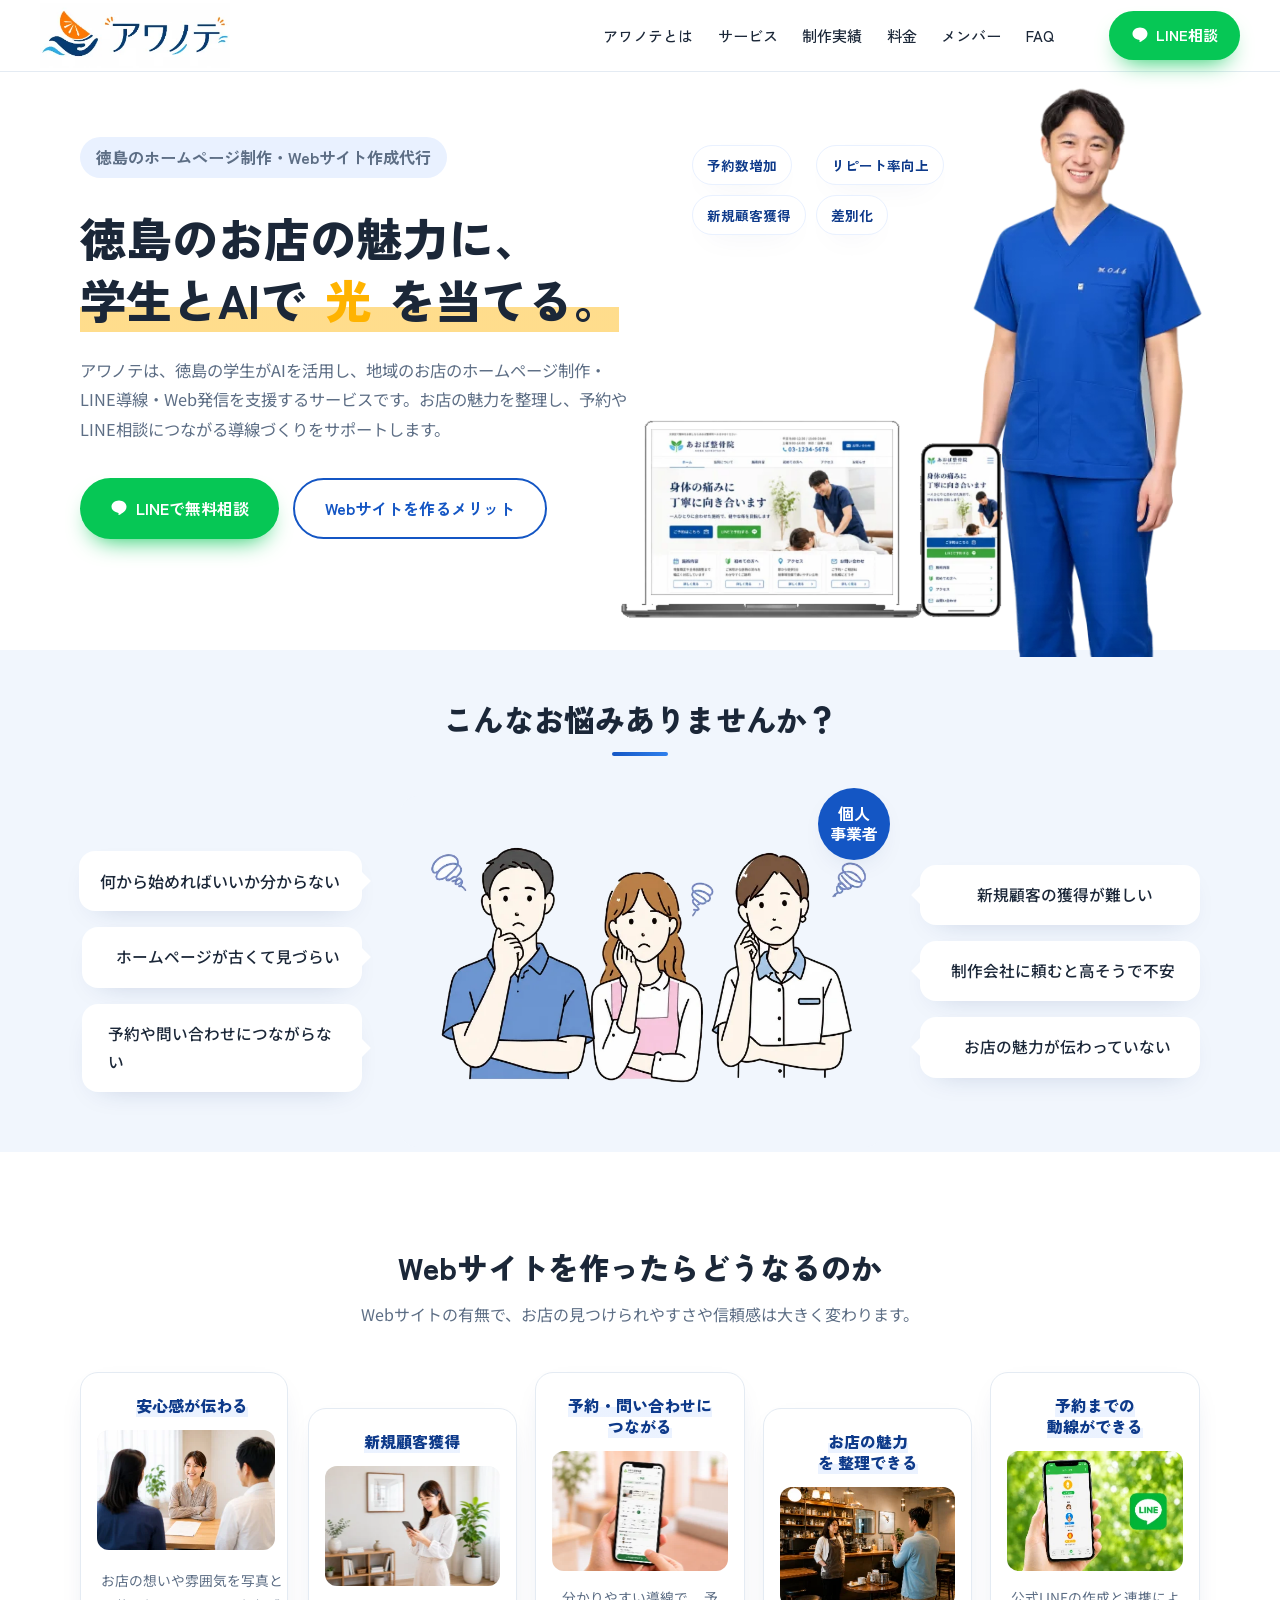
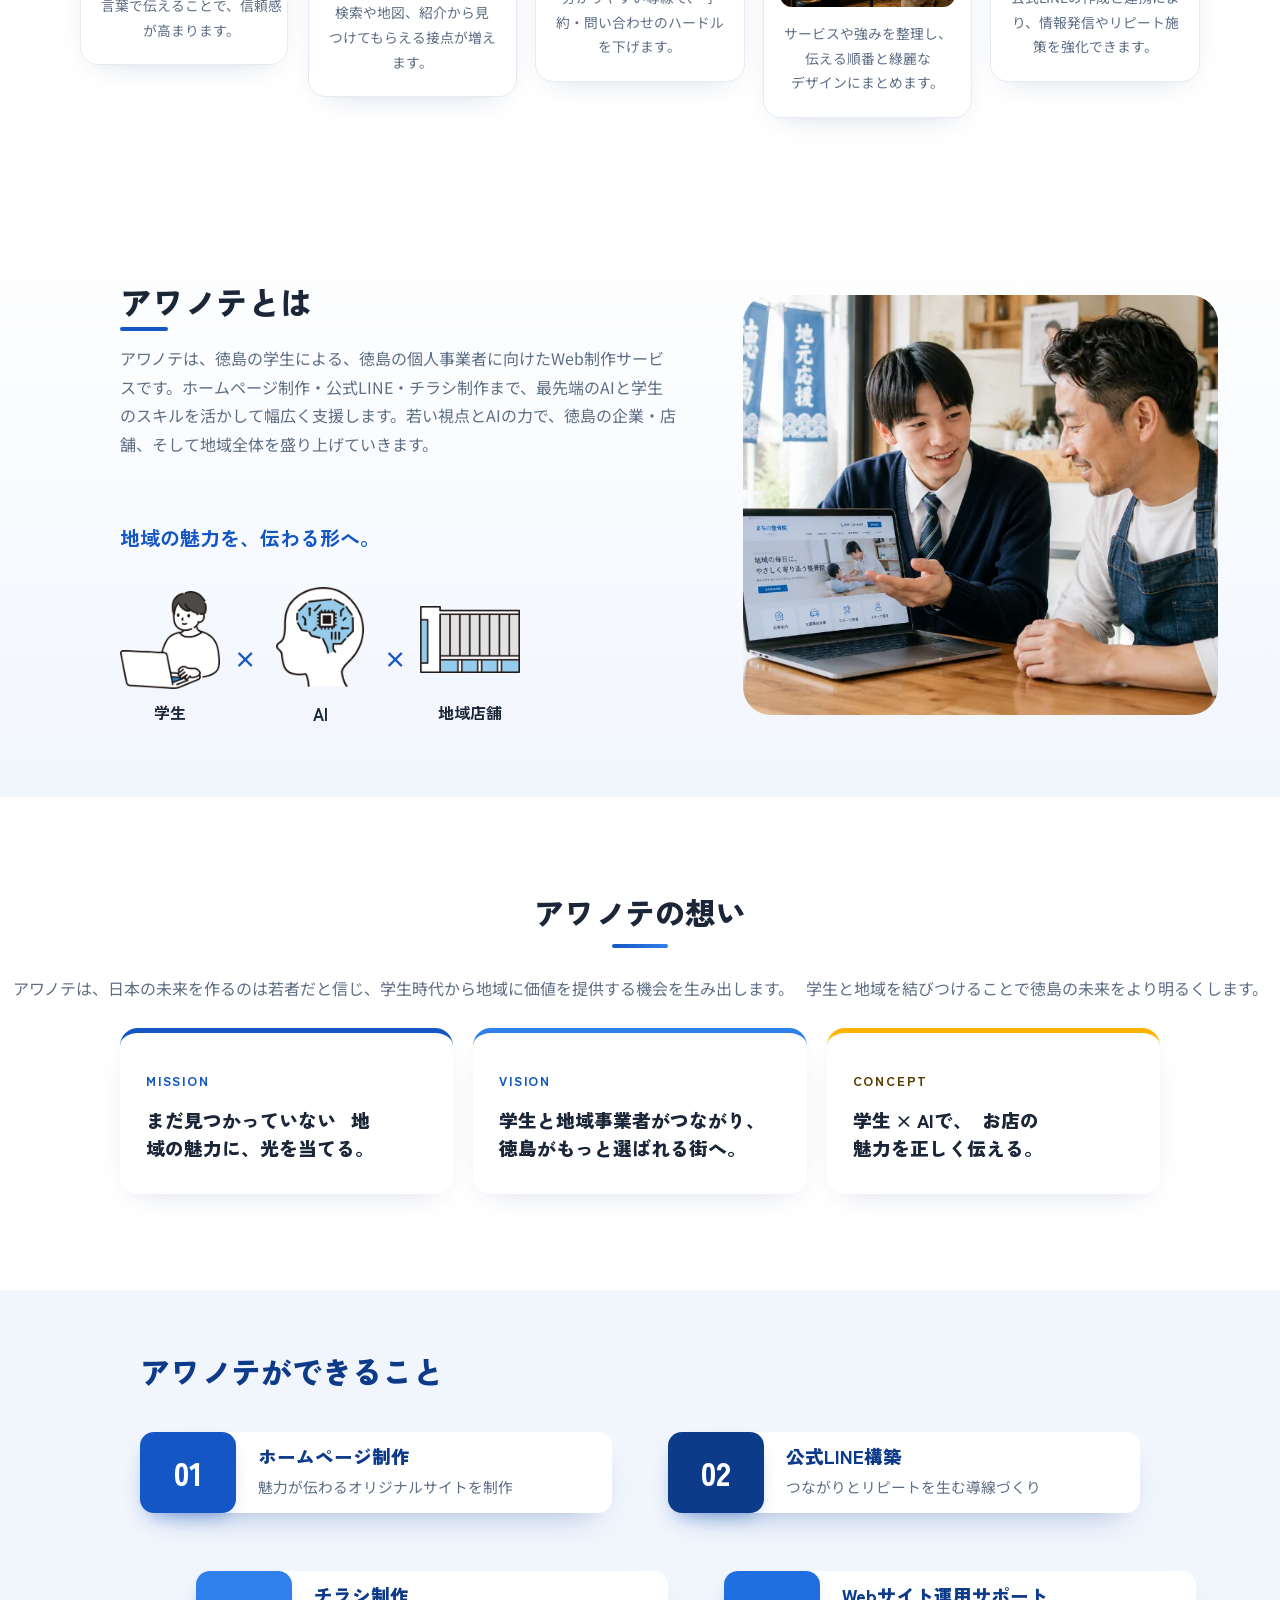
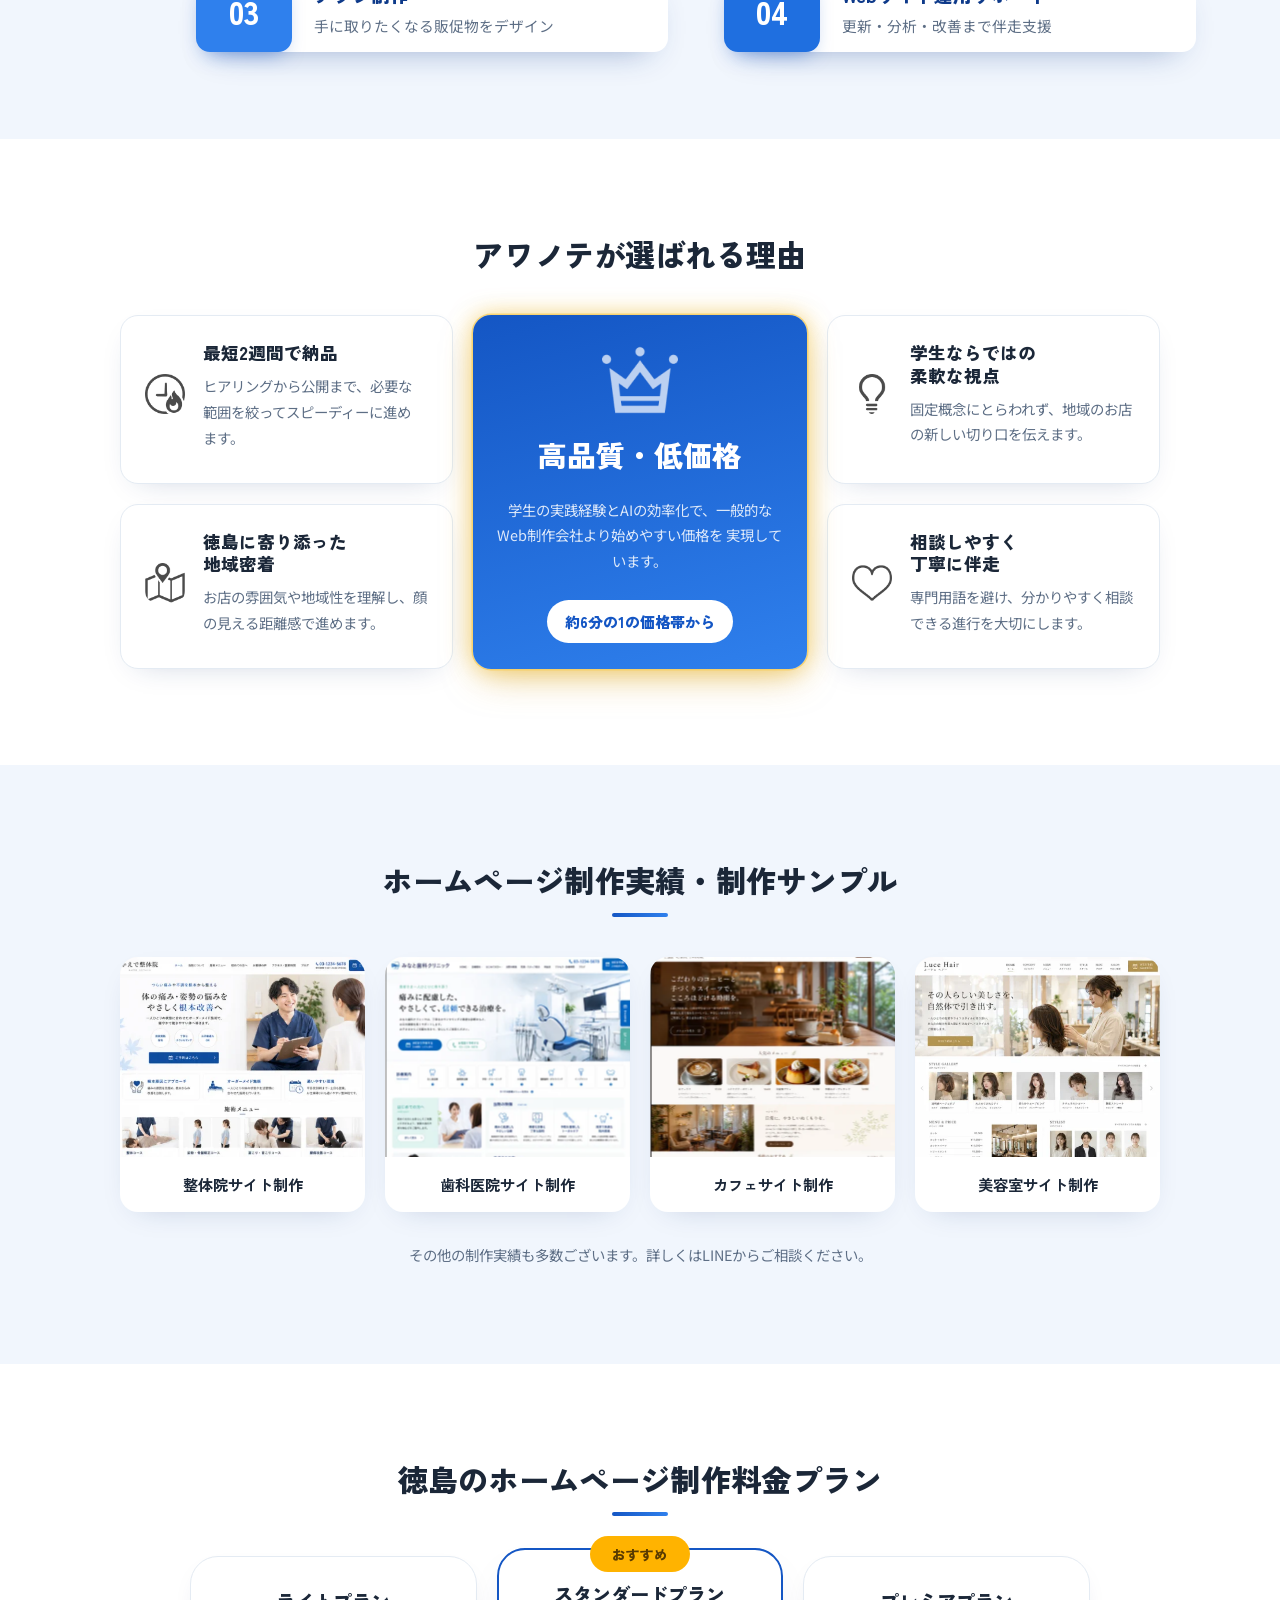
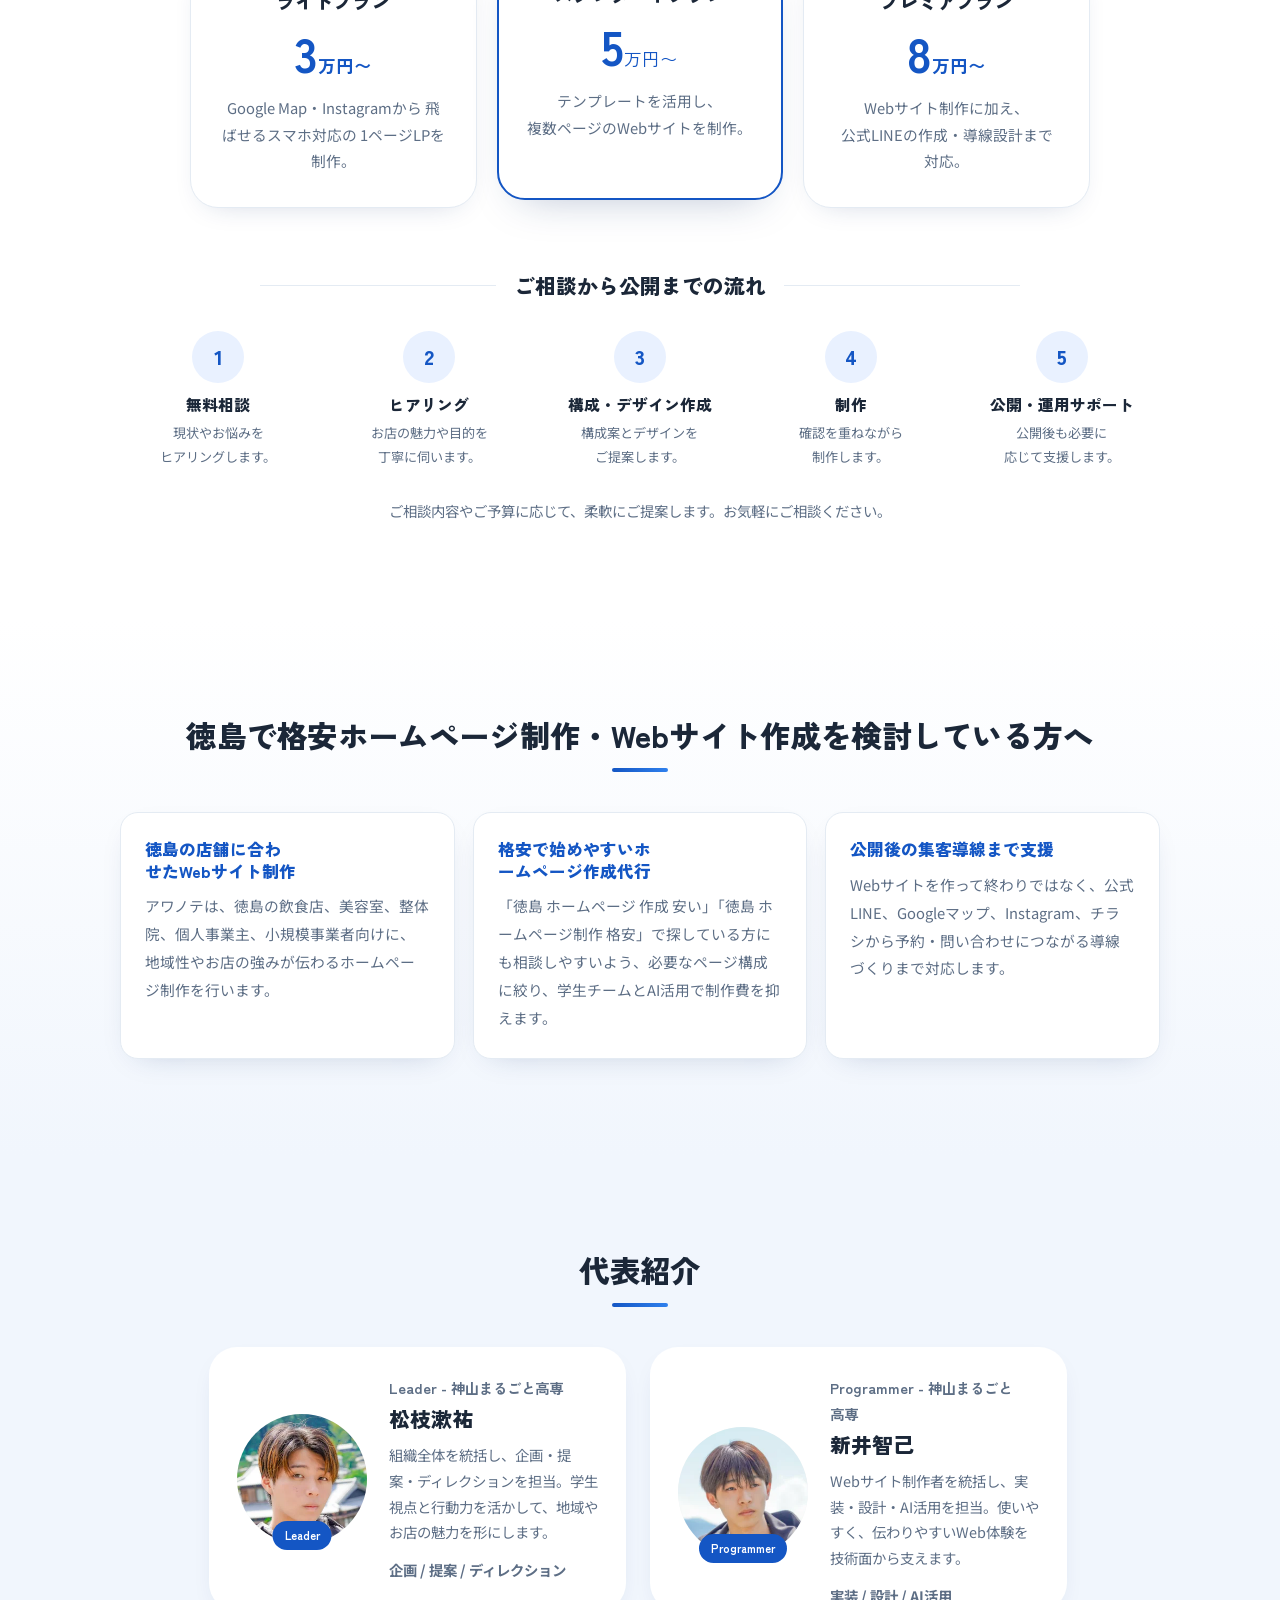
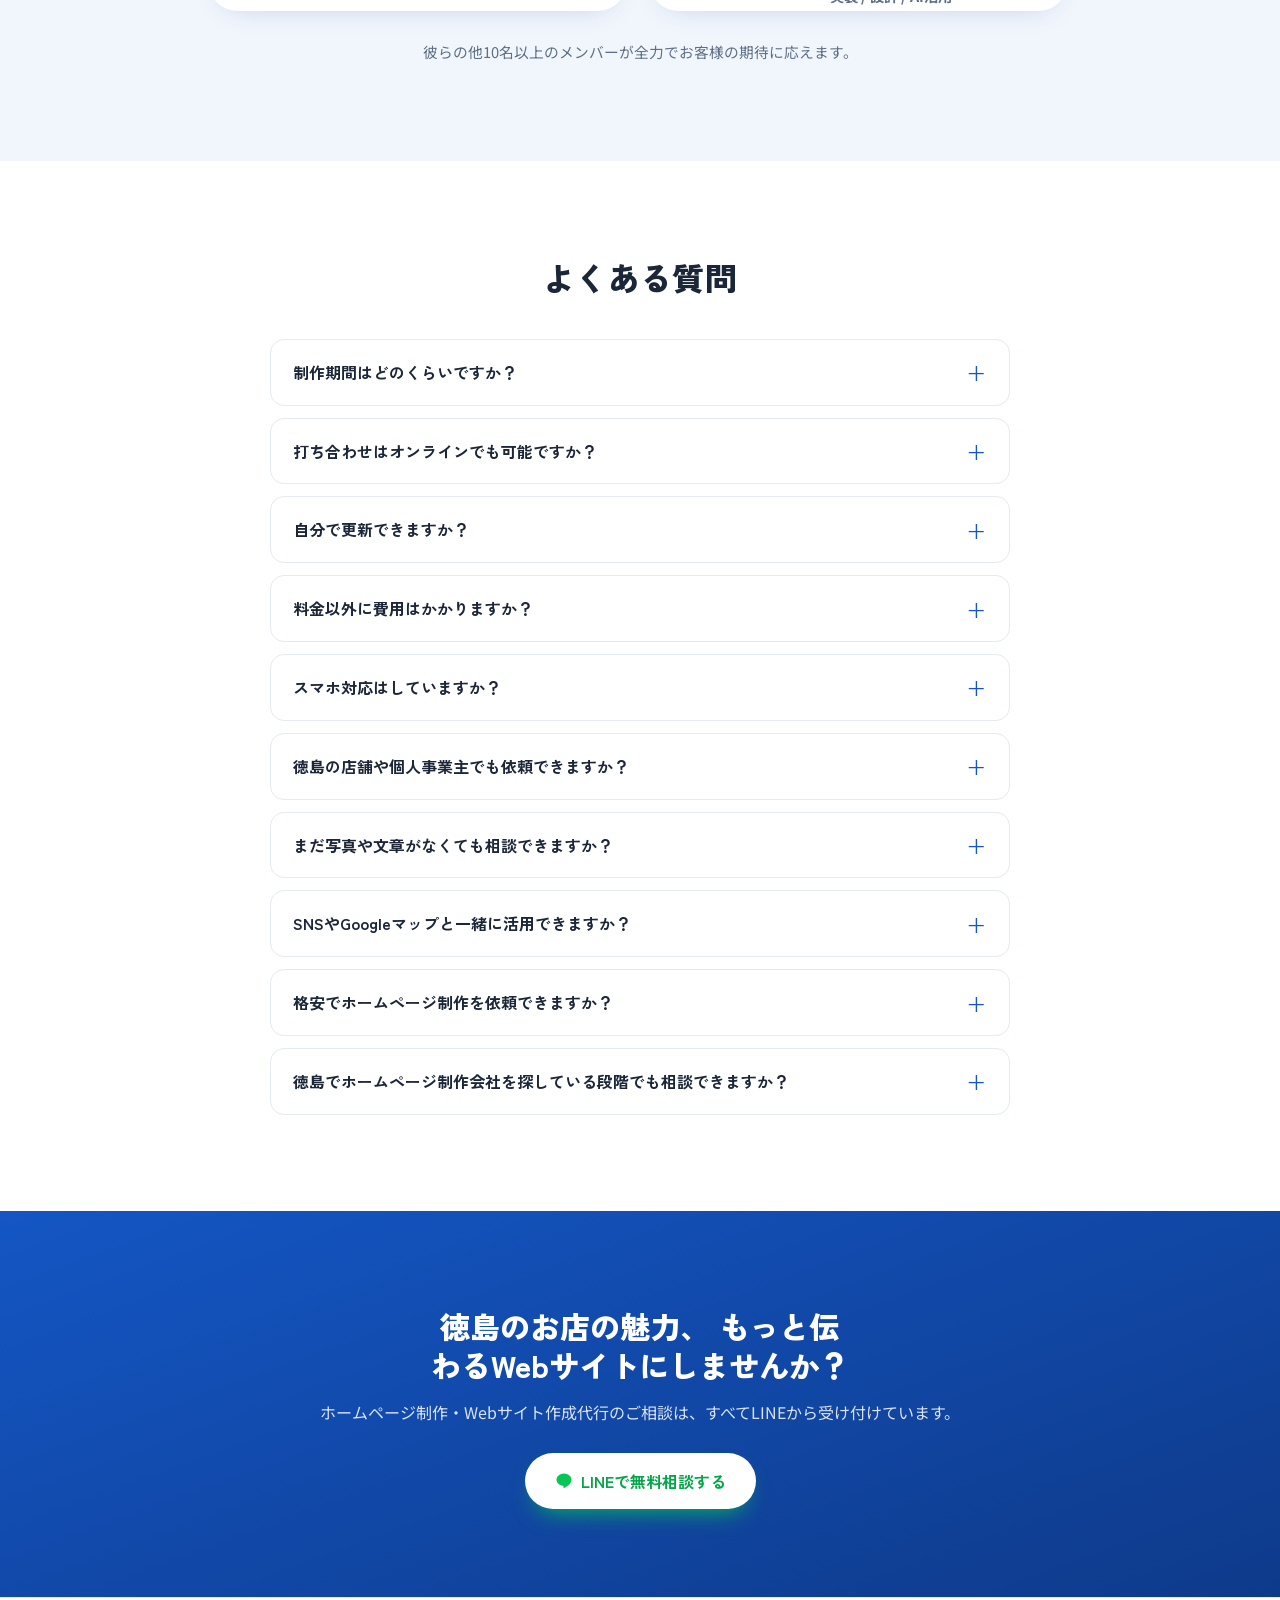
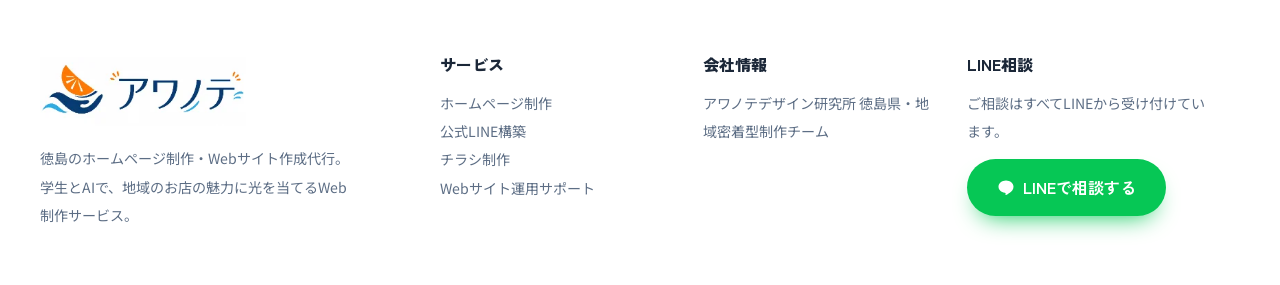
<file: index.html>
<!doctype html>
<html lang="ja">
      <head>
    <meta charset="UTF-8" />
    <meta name="viewport" content="width=device-width, initial-scale=1.0" />

    <!-- ===== SEO Core ===== -->
    <title>アワノテ｜徳島の格安ホームページ制作・Webサイト作成代行｜店舗・個人事業主向け</title>
    <meta name="description" content="徳島の格安ホームページ制作・Webサイト作成代行なら「アワノテ」。店舗・個人事業主向けに、学生チームとAI技術で低価格・最短2週間のWeb制作を支援。公式LINE構築・チラシ制作・運用サポートも対応。" />
    <meta name="keywords" content="アワノテ,徳島 ホームページ制作,徳島 格安 ホームページ制作,徳島 ホームページ制作 格安,徳島 Webサイト制作,徳島 webサイト 作成,徳島 ホームページ 作成 安い,徳島 Web制作会社,徳島 ホームページ 代行,徳島 web制作 格安,徳島 格安 Web制作,徳島 webデザイン,徳島 ランディングページ,徳島 LINE構築,徳島 集客 ホームページ,徳島 店舗 ホームページ,徳島 小規模事業者 ホームページ,徳島 個人事業主 ホームページ,徳島 飲食店 ホームページ,徳島 美容室 ホームページ,徳島 整体院 ホームページ" />
    <link rel="canonical" href="https://web-make007.github.io/awanote/" />
    <meta name="robots" content="index, follow, max-image-preview:large" />
    <meta name="googlebot" content="index, follow, max-image-preview:large" />
    <meta name="author" content="アワノテ" />
    <meta name="theme-color" content="#1456c4" />

    <!-- ===== 地域SEO ===== -->
    <meta name="geo.region" content="JP-36" />
    <meta name="geo.placename" content="徳島県" />
    <meta name="geo.position" content="34.0658;134.5594" />
    <meta name="ICBM" content="34.0658, 134.5594" />

    <!-- ===== Open Graph ===== -->
    <meta property="og:type" content="website" />
    <meta property="og:site_name" content="アワノテ" />
    <meta property="og:title" content="アワノテ｜徳島の格安ホームページ制作・Webサイト作成代行" />
    <meta property="og:description" content="徳島の店舗・個人事業主向け格安ホームページ制作ならアワノテ。Webサイト作成、公式LINE構築、運用サポートまで低価格で相談できます。" />
    <meta property="og:url" content="https://web-make007.github.io/awanote/" />
    <meta property="og:image" content="https://web-make007.github.io/awanote/img/logo-wordmark.png" />
    <meta property="og:image:width" content="1200" />
    <meta property="og:image:height" content="630" />
    <meta property="og:locale" content="ja_JP" />

    <!-- ===== Twitter / X Card ===== -->
    <meta name="twitter:card" content="summary_large_image" />
    <meta name="twitter:title" content="アワノテ｜徳島の格安ホームページ制作・Webサイト作成代行" />
    <meta name="twitter:description" content="徳島の格安ホームページ制作・Webサイト作成代行。学生チームがAIを活用し、店舗の集客導線を低価格でサポート。" />
    <meta name="twitter:image" content="https://web-make007.github.io/awanote/img/logo-wordmark.png" />

    <!-- ===== 構造化データ (JSON-LD) ===== -->
    <!-- LocalBusiness -->
    <script type="application/ld+json">
    {
      "@context": "https://schema.org",
      "@type": "LocalBusiness",
      "@id": "https://web-make007.github.io/awanote/#business",
      "name": "アワノテ",
      "alternateName": "awanote",
      "description": "徳島の学生チームがAIを活用し、地域の店舗・個人事業主向けに格安ホームページ制作・Webサイト作成代行・公式LINE構築・チラシ制作を提供するWeb制作サービス。最短2週間納品。",
      "url": "https://web-make007.github.io/awanote/",
      "logo": {
        "@type": "ImageObject",
        "url": "https://web-make007.github.io/awanote/img/logo-icon.png",
        "width": 512,
        "height": 512
      },
      "image": "https://web-make007.github.io/awanote/img/logo-wordmark.png",
      "address": {
        "@type": "PostalAddress",
        "addressRegion": "徳島県",
        "addressCountry": "JP"
      },
      "geo": {
        "@type": "GeoCoordinates",
        "latitude": 34.0658,
        "longitude": 134.5594
      },
      "areaServed": {
        "@type": "Place",
        "name": "徳島県"
      },
      "priceRange": "¥¥",
      "contactPoint": {
        "@type": "ContactPoint",
        "contactType": "customer service",
        "availableLanguage": "Japanese",
        "url": "https://lin.ee/sjFqlRQ"
      },
      "hasOfferCatalog": {
        "@type": "OfferCatalog",
        "name": "アワノテ サービス一覧",
        "itemListElement": [
          {
            "@type": "Offer",
            "name": "格安ホームページ制作",
            "description": "魅力が伝わるオリジナルのWebサイトを低価格で制作します。スマホ対応・SEO対策込み。"
          },
          {
            "@type": "Offer",
            "name": "公式LINE構築",
            "description": "つながりとリピートを生む公式LINE導線を構築します。"
          },
          {
            "@type": "Offer",
            "name": "チラシ制作",
            "description": "手に取りたくなる販促チラシをデザインします。"
          },
          {
            "@type": "Offer",
            "name": "Webサイト運用サポート",
            "description": "更新・分析・改善まで伴走して支援します。"
          }
        ]
      }
    }
    </script>

    <!-- WebSite -->
    <script type="application/ld+json">
    {
      "@context": "https://schema.org",
      "@type": "WebSite",
      "@id": "https://web-make007.github.io/awanote/#website",
      "url": "https://web-make007.github.io/awanote/",
      "name": "アワノテ",
      "description": "徳島の格安ホームページ制作・Webサイト作成代行",
      "inLanguage": "ja"
    }
    </script>

    <!-- FAQPage -->
    <script type="application/ld+json">
    {
      "@context": "https://schema.org",
      "@type": "FAQPage",
      "mainEntity": [
        {
          "@type": "Question",
          "name": "制作期間はどのくらいですか？",
          "acceptedAnswer": {
            "@type": "Answer",
            "text": "内容によりますが、ライトな構成であれば最短2週間程度を目安に進行します。"
          }
        },
        {
          "@type": "Question",
          "name": "打ち合わせはオンラインでも可能ですか？",
          "acceptedAnswer": {
            "@type": "Answer",
            "text": "可能です。徳島県内の場合は、必要に応じて対面での相談も調整します。"
          }
        },
        {
          "@type": "Question",
          "name": "自分で更新できますか？",
          "acceptedAnswer": {
            "@type": "Answer",
            "text": "更新しやすい構成で制作し、必要に応じて更新方法もご案内します。"
          }
        },
        {
          "@type": "Question",
          "name": "料金以外に費用はかかりますか？",
          "acceptedAnswer": {
            "@type": "Answer",
            "text": "ドメイン・サーバー費用など、外部サービスに必要な費用は別途発生する場合があります。"
          }
        },
        {
          "@type": "Question",
          "name": "スマホ対応はしていますか？",
          "acceptedAnswer": {
            "@type": "Answer",
            "text": "はい。スマートフォンでも見やすく操作しやすいレスポンシブデザインで制作します。"
          }
        },
        {
          "@type": "Question",
          "name": "徳島の店舗や個人事業主でも依頼できますか？",
          "acceptedAnswer": {
            "@type": "Answer",
            "text": "はい。飲食店、美容室、整体院、個人事業主、小規模事業者のWebサイト制作を想定しています。"
          }
        },
        {
          "@type": "Question",
          "name": "まだ写真や文章がなくても相談できますか？",
          "acceptedAnswer": {
            "@type": "Answer",
            "text": "相談できます。お店の強みや伝えたい内容をヒアリングし、必要な写真・文章・構成を一緒に整理します。"
          }
        },
        {
          "@type": "Question",
          "name": "格安でホームページ制作を依頼できますか？",
          "acceptedAnswer": {
            "@type": "Answer",
            "text": "はい。必要な範囲に絞った構成と学生チーム・AI活用により、徳島の店舗や個人事業主が相談しやすい格安ホームページ制作を提案します。"
          }
        },
        {
          "@type": "Question",
          "name": "徳島でホームページ制作会社を探している段階でも相談できますか？",
          "acceptedAnswer": {
            "@type": "Answer",
            "text": "はい。徳島の店舗・個人事業主向けに、ホームページ制作、Webサイト作成、公式LINE導線、公開後の運用まで、目的と予算に合わせて提案します。"
          }
        }
      ]
    }
    </script>


    <!-- Service -->
    <script type="application/ld+json">
    {
      "@context": "https://schema.org",
      "@type": "Service",
      "@id": "https://web-make007.github.io/awanote/#homepage-production",
      "name": "徳島の格安ホームページ制作・Webサイト作成代行",
      "alternateName": ["アワノテ", "徳島 Webサイト制作", "徳島 webサイト 作成", "徳島 格安 ホームページ制作", "徳島 ホームページ制作 格安"],
      "provider": {
        "@id": "https://web-make007.github.io/awanote/#business"
      },
      "areaServed": {
        "@type": "AdministrativeArea",
        "name": "徳島県"
      },
      "serviceType": ["格安ホームページ制作", "ホームページ制作", "Webサイト制作", "Webサイト作成代行", "公式LINE構築", "Webサイト運用サポート"],
      "audience": {
        "@type": "Audience",
        "audienceType": "徳島県内の店舗・個人事業主・小規模事業者"
      },
      "offers": {
        "@type": "AggregateOffer",
        "priceCurrency": "JPY",
        "lowPrice": "30000",
        "offerCount": "3"
      }
    }
    </script>

    <!-- ===== Fonts ===== -->
    <link rel="preconnect" href="https://fonts.googleapis.com" />
    <link rel="preconnect" href="https://fonts.gstatic.com" crossorigin />
    <link href="https://fonts.googleapis.com/css2?family=Noto+Sans+JP:wght@400;500;700;900&family=Zen+Kaku+Gothic+New:wght@400;500;700;900&family=Zen+Maru+Gothic:wght@400;500;700;900&family=Shippori+Mincho+B1:wght@500;700;800&family=Kosugi+Maru&display=swap" rel="stylesheet" />

    <!-- ===== Favicon & App Icon ===== -->
    <link rel="icon" type="image/png" href="./img/logo-icon.png" />
    <link rel="apple-touch-icon" href="./img/logo-icon.png" />

    <!-- ===== Preload critical assets ===== -->
    <link rel="preload" as="image" href="./img/logo-wordmark.png" />

    <!-- ===== Stylesheet ===== -->
    <link rel="stylesheet" href="./css/site.css" />
  </head>
  <body>
    <!-- ====== PCデザイン（幅900px以上で表示） ====== -->
    <div class="view-pc">
<header class="site-header u-migrated-cc5194" data-screen-label="ヘッダー">
      <a class="logo" href="#top" aria-label="アワノテ トップへ">
        <image-slot id="logo" class="logo-slot u-migrated-1f08f8" shape="rect" fit="contain" placeholder="ロゴ画像" src="./img/slots/logo.webp"></image-slot>
      </a>
      <nav class="global-nav u-migrated-da3238" aria-label="主要ナビゲーション">
        <a href="#about">アワノテとは</a>
        <a href="#service">サービス</a>
        <a href="#works">制作実績</a>
        <a href="#price">料金</a>
        <a href="#members">メンバー</a>
        <a href="#faq">FAQ</a>
      </nav>
      <a class="button button-line header-cta" href="https://lin.ee/sjFqlRQ" target="_blank" rel="noreferrer">LINE相談</a>
    </header>

    <nav class="mobile-quick-nav" aria-label="スマホ用セクションナビ">
      <a href="#about">アワノテとは</a>
      <a href="#service">サービス</a>
      <a href="#works">実績</a>
      <a href="#price">料金</a>
      <a href="#faq">FAQ</a>
      <a href="#contact">相談</a>
    </nav>

    <main id="top" class="u-migrated-1de800">
      <section class="hero section u-migrated-01dd3e" data-screen-label="ヒーロー">
        <div class="hero-copy u-migrated-dc97a5">
          <p class="eyebrow u-migrated-107aa7" data-movable data-mv-id="hero-eyebrow">徳島のホームページ制作・Webサイト作成代行</p>
          <h1 data-movable data-mv-id="hero-h1">
            <span class="heading-line heading-highlight">徳島のお店の魅力に、</span>
            <span class="heading-line heading-highlight heading-accent">学生とAIで <em>光</em> を当てる。</span>
          </h1>
          <p data-movable data-mv-id="hero-lead" class="u-migrated-feb45d">アワノテは、徳島の学生がAIを活用し、地域のお店のホームページ制作・LINE導線・Web発信を支援するサービスです。お店の魅力を整理し、予約やLINE相談につながる導線づくりをサポートします。</p>
          <div class="hero-actions u-migrated-edc47d" data-movable data-mv-id="hero-actions">
            <a class="button button-line u-migrated-12d3f8" href="https://lin.ee/sjFqlRQ" target="_blank" rel="noreferrer">LINEで無料相談</a>
            <a class="button button-outline" href="#results">Webサイトを作るメリット</a>
          </div>
        </div>
        <div class="hero-visual">
          <ul class="hero-badges u-migrated-e4cebb" aria-label="Webサイト制作の効果">
            <li class="u-migrated-b379a5">予約数増加</li>
            <li class="u-migrated-b379a5">リピート率向上</li>
            <li class="u-migrated-b379a5">新規顧客獲得</li>
            <li class="u-migrated-b379a5">差別化</li>
          </ul>
          <div class="hero-stage">
            <image-slot id="hero-person" class="hero-person-slot u-migrated-700232" shape="rounded" radius="18" fit="contain" placeholder="人物の画像" src="./img/slots/hero-person.webp"></image-slot>
            <image-slot id="hero-laptop" class="hero-laptop-slot u-migrated-a98a92" src="./img/hero-laptop-hd.png" shape="rounded" radius="14" fit="contain" placeholder="パソコンの画像"></image-slot>
          </div>
        </div>
      </section>

      <section class="section worry-section u-migrated-0dc224" aria-labelledby="worry-title" data-screen-label="お悩み">
        <h2 id="worry-title" data-movable data-mv-id="h2-worry">こんなお悩みありませんか？</h2>
        <div class="section-line" aria-hidden="true"></div>
        <div class="worry-layout u-migrated-59f2f2">
          <div class="speech-list">
            <div class="speech-card u-migrated-51d196">何から始めればいいか分からない</div>
            <div class="speech-card u-migrated-01d166">ホームページが古くて見づらい</div>
            <div class="speech-card u-migrated-7c11bd">予約や問い合わせにつながらない</div>
          </div>
          <div class="worry-center">
            <image-slot id="worry-people" shape="rounded" radius="16" fit="contain" placeholder="イラスト" class="u-migrated-f79dd6" src="./img/slots/worry-people.webp"></image-slot>
            <span class="worry-badge u-migrated-444e82">個人<br />事業者</span>
          </div>
          <div class="speech-list">
            <div class="speech-card u-migrated-ce9cf9">新規顧客の獲得が難しい</div>
            <div class="speech-card u-migrated-feab3f">制作会社に頼むと高そうで不安</div>
            <div class="speech-card u-migrated-171951">お店の魅力が伝わっていない</div>
          </div>
        </div>
      </section>

      <section id="results" class="section results-section" aria-labelledby="results-title" data-screen-label="導入効果">
        <h2 id="results-title" data-movable data-mv-id="h2-results">Webサイトを作ったらどうなるのか</h2>
        <p class="results-lead u-migrated-28ca4f">Webサイトの有無で、お店の見つけられやすさや信頼感は大きく変わります。</p>
        <div class="result-cards u-migrated-73c554">
          <article class="result-card u-migrated-6dfaec">
            <h3><span>安心感が伝わる</span></h3>
            <image-slot id="result-1" fit="cover" placeholder="画像をドロップ" class="u-migrated-da2c47" src="./img/slots/result-1.webp"></image-slot>
            <p>お店の想いや雰囲気を写真と言葉で伝えることで、信頼感が高まります。</p>
          </article>
          <article class="result-card is-lower u-migrated-377040">
            <h3><span>新規顧客獲得</span></h3>
            <image-slot id="result-2" fit="cover" placeholder="画像をドロップ" src="./img/slots/result-2.webp"></image-slot>
            <p>検索や地図、紹介から見つけてもらえる接点が増えます。</p>
          </article>
          <article class="result-card">
            <h3><span>予約・問い合わせに<br />つながる</span></h3>
            <image-slot id="result-3" fit="cover" placeholder="画像をドロップ" src="./img/slots/result-3.webp"></image-slot>
            <p>分かりやすい導線で、
予約・問い合わせのハードルを下げます。</p>
          </article>
          <article class="result-card is-lower u-migrated-6bd75d">
            <h3><span>お店の魅力を
整理できる</span></h3>
            <image-slot id="result-4" fit="cover" placeholder="画像をドロップ" src="./img/slots/result-4.webp"></image-slot>
            <p>サービスや強みを整理し、伝える順番と綠麗な<br />デザインにまとめます。</p>
          </article>
          <article class="result-card">
            <h3><span>予約までの<br />動線ができる</span></h3>
            <image-slot id="result-5" fit="cover" placeholder="画像をドロップ" src="./img/slots/result-5.webp"></image-slot>
            <p>公式LINEの作成と連携により、情報発信やリピート施策を強化できます。</p>
          </article>
        </div>
      </section>

      <section id="about" class="section about-panel u-migrated-80e9aa" aria-labelledby="about-title" data-screen-label="アワノテとは">
        <div class="about-inner u-migrated-1f4e56">
          <div class="about-copy">
            <h2 id="about-title" data-movable data-mv-id="h2-about" class="u-migrated-233aad">アワノテとは</h2>
            <p>アワノテは、徳島の学生による、徳島の個人事業者に向けたWeb制作サービスです。ホームページ制作・公式LINE・チラシ制作まで、最先端のAIと学生のスキルを活かして幅広く支援します。若い視点とAIの力で、徳島の企業・店舗、そして地域全体を盛り上げていきます。</p>
            <p class="about-message u-migrated-4cc5bc">地域の魅力を、伝わる形へ。</p>
            <div class="about-icons u-migrated-1c7259" aria-label="学生、AI、地域店舗をつなぐサービス">
              <div><image-slot id="about-icon-1" shape="rounded" radius="14" fit="contain" placeholder="学生" class="u-migrated-1b417f" src="./img/slots/about-icon-1.webp"></image-slot><span class="u-migrated-7da4e8">学生</span></div>
              <strong>×</strong>
              <div><image-slot id="about-icon-2" shape="rounded" radius="14" fit="contain" placeholder="AI" class="u-migrated-1b417f" src="./img/slots/about-icon-2.webp"></image-slot><span class="u-migrated-908baa">AI</span></div>
              <strong>×</strong>
              <div><image-slot id="about-icon-3" shape="rounded" radius="14" fit="contain" placeholder="店舗" class="u-migrated-1b417f" src="./img/slots/about-icon-3.webp"></image-slot><span class="u-migrated-7da4e8">地域店舗</span></div>
            </div>
          </div>
          <figure class="about-photo u-migrated-47e801">
            <image-slot id="about-photo" fit="cover" radius="28" placeholder="お店・チームの写真をドロップ" class="u-migrated-f3d353" src="./img/slots/about-photo.webp"></image-slot>
          </figure>
        </div>
      </section>

      <section class="section thought-section" aria-labelledby="thought-title" data-screen-label="想い">
        <h2 id="thought-title" data-movable data-mv-id="h2-thought">アワノテの想い</h2>
        <div class="section-line" aria-hidden="true"></div>
        <p class="thought-lead u-migrated-d29286">アワノテは、日本の未来を作るのは若者だと信じ、学生時代から地域に価値を提供する機会を生み出します。  
学生と地域を結びつけることで徳島の未来をより明るくします。</p>
        <div class="thought-grid">
          <article class="thought-card mission">
            <div><small>MISSION</small><h3>まだ見つかっていない  
地域の魅力に、光を当てる。</h3></div>
          </article>
          <article class="thought-card vision">
            <div><small>VISION</small><h3>学生と地域事業者がつながり、徳島がもっと選ばれる街へ。</h3></div>
          </article>
          <article class="thought-card concept">
            <div><small>CONCEPT</small><h3>学生 × AIで、 
お店の魅力を正しく伝える。</h3></div>
          </article>
        </div>
      </section>

      <section id="service" class="section service-section u-migrated-47b6f4" aria-labelledby="service-title" data-screen-label="できること">
        <h2 id="service-title" data-movable data-mv-id="h2-service">アワノテができること</h2>
        <div class="service-grid">
          <article class="service-card u-migrated-f0e118"><span class="service-number u-migrated-407dc6">01</span><div><h3 class="u-migrated-60cbbd">ホームページ制作</h3><p>魅力が伝わるオリジナルサイトを制作</p></div></article>
          <article class="service-card u-migrated-f0e118"><span class="service-number u-migrated-bff689">03</span><div><h3 class="u-migrated-60cbbd">チラシ制作</h3><p>手に取りたくなる販促物をデザイン</p></div></article>
          <article class="service-card u-migrated-c2aa27"><span class="service-number u-migrated-739422">02</span><div><h3 class="u-migrated-60cbbd">公式LINE構築</h3><p>つながりとリピートを生む導線づくり</p></div></article>
          <article class="service-card u-migrated-5aed9e"><span class="service-number u-migrated-d73489">04</span><div><h3 class="u-migrated-60cbbd">Webサイト運用サポート</h3><p>更新・分析・改善まで伴走支援</p></div></article>
        </div>
      </section>

      <section class="section reason-section" aria-labelledby="reason-title" data-screen-label="選ばれる理由">
        <h2 id="reason-title" data-movable data-mv-id="h2-reason">アワノテが選ばれる理由</h2>
        <div class="reason-grid">
          <article class="reason-card">
            <image-slot id="reason-icon-1" shape="rounded" radius="12" fit="contain" placeholder="図" class="u-migrated-ee3d2f" src="./img/slots/reason-icon-1.webp"></image-slot>
            <div>
              <h3>最短2週間で納品</h3>
              <p>ヒアリングから公開まで、必要な範囲を絞ってスピーディーに進めます。</p>
            </div>
          </article>
          <article class="reason-card featured u-migrated-dc5554">
            <image-slot id="reason-icon-2" shape="rounded" radius="12" fit="contain" placeholder="図" src="./img/reason-feat-white.png"></image-slot>
            <h3 class="u-migrated-a01f09">高品質・低価格</h3>
            <p>学生の実践経験とAIの効率化で、一般的なWeb制作会社より始めやすい価格を
実現しています。</p>
            <strong class="u-migrated-4e8683">約6分の1の価格帯から</strong>
          </article>
          <article class="reason-card">
            <image-slot id="reason-icon-3" shape="rounded" radius="12" fit="contain" placeholder="図" class="u-migrated-ee3d2f" src="./img/slots/reason-icon-3.webp"></image-slot>
            <div>
              <h3>学生ならではの<br />柔軟な視点</h3>
              <p>固定概念にとらわれず、地域のお店の新しい切り口を伝えます。</p>
            </div>
          </article>
          <article class="reason-card">
            <image-slot id="reason-icon-4" shape="rounded" radius="12" fit="contain" placeholder="図" class="u-migrated-ee3d2f" src="./img/slots/reason-icon-4.webp"></image-slot>
            <div>
              <h3>徳島に寄り添った<br />地域密着</h3>
              <p>お店の雰囲気や地域性を理解し、顔の見える距離感で進めます。</p>
            </div>
          </article>
          <article class="reason-card">
            <image-slot id="reason-icon-5" shape="rounded" radius="12" fit="contain" placeholder="図" class="u-migrated-ee3d2f" src="./img/slots/reason-icon-5.webp"></image-slot>
            <div>
              <h3>相談しやすく<br />丁寧に伴走</h3>
              <p>専門用語を避け、分かりやすく相談できる進行を大切にします。</p>
            </div>
          </article>
        </div>
      </section>

      <section id="works" class="section works-section" aria-labelledby="works-title" data-screen-label="制作実績">
        <h2 id="works-title" data-movable data-mv-id="h2-works">ホームページ制作実績・制作サンプル</h2>
        <div class="section-line" aria-hidden="true"></div>
        <div class="works-grid">
          <figure>
            <image-slot id="work-1" fit="cover" shape="rect" placeholder="実績画像" src="./img/slots/work-1.webp"></image-slot>
            <figcaption>整体院サイト制作</figcaption>
          </figure>
          <figure>
            <image-slot id="work-2" fit="cover" shape="rect" placeholder="実績画像" src="./img/slots/work-2.webp"></image-slot>
            <figcaption>歯科医院サイト制作</figcaption>
          </figure>
          <figure>
            <image-slot id="work-3" fit="cover" shape="rect" placeholder="実績画像" src="./img/slots/work-3.webp"></image-slot>
            <figcaption>カフェサイト制作</figcaption>
          </figure>
          <figure>
            <image-slot id="work-4" fit="cover" shape="rect" placeholder="実績画像" src="./img/slots/work-4.webp"></image-slot>
            <figcaption>美容室サイト制作</figcaption>
          </figure>
        </div>
        <p class="note">その他の制作実績も多数ございます。詳しくはLINEからご相談ください。</p>
      </section>

      <section id="price" class="section price-section" aria-labelledby="price-title" data-screen-label="料金">
        <h2 id="price-title" data-movable data-mv-id="h2-price">徳島のホームページ制作料金プラン</h2>
        <div class="section-line" aria-hidden="true"></div>
        <div class="price-grid">
          <article class="price-card">
            <h3>ライトプラン</h3>
            <p class="price u-migrated-5db75d"><strong>3</strong>万円〜</p>
            <p>Google Map・Instagramから
飛ばせるスマホ対応の
1ページLPを制作。</p>
          </article>
          <article class="price-card recommended">
            <div class="ribbon">おすすめ</div>
            <h3>スタンダードプラン</h3>
            <p class="price u-migrated-21e9d7"><strong>5</strong>万円〜</p>
            <p>テンプレートを活用し、<br />複数ページのWebサイトを制作。</p>
          </article>
          <article class="price-card">
            <h3>プレミアプラン</h3>
            <p class="price u-migrated-5db75d"><strong>8</strong>万円〜</p>
            <p>Webサイト制作に加え、<br />公式LINEの作成・導線設計まで対応。</p>
          </article>
        </div>
        <div class="process-heading" aria-hidden="true"><span></span><h3>ご相談から公開までの流れ</h3><span></span></div>
        <div class="process-grid">
          <article><span>1</span><h3>無料相談</h3><p>現状やお悩みを<br />ヒアリングします。</p></article>
          <article><span>2</span><h3>ヒアリング</h3><p>お店の魅力や目的を<br />丁寧に伺います。</p></article>
          <article><span>3</span><h3>構成・デザイン作成</h3><p>構成案とデザインを<br />ご提案します。</p></article>
          <article><span>4</span><h3>制作</h3><p>確認を重ねながら<br />制作します。</p></article>
          <article><span>5</span><h3>公開・運用サポート</h3><p>公開後も必要に<br />応じて支援します。</p></article>
        </div>
        <p class="note">ご相談内容やご予算に応じて、柔軟にご提案します。お気軽にご相談ください。</p>
      </section>


      <section id="local-seo" class="section local-seo-section" aria-labelledby="local-seo-title" data-screen-label="徳島Web制作SEO">
        <h2 id="local-seo-title">徳島で格安ホームページ制作・Webサイト作成を検討している方へ</h2>
        <div class="section-line" aria-hidden="true"></div>
        <div class="local-seo-grid">
          <article>
            <h3>徳島の店舗に合わせたWebサイト制作</h3>
            <p>アワノテは、徳島の飲食店、美容室、整体院、個人事業主、小規模事業者向けに、地域性やお店の強みが伝わるホームページ制作を行います。</p>
          </article>
          <article>
            <h3>格安で始めやすいホームページ作成代行</h3>
            <p>「徳島 ホームページ 作成 安い」「徳島 ホームページ制作 格安」で探している方にも相談しやすいよう、必要なページ構成に絞り、学生チームとAI活用で制作費を抑えます。</p>
          </article>
          <article>
            <h3>公開後の集客導線まで支援</h3>
            <p>Webサイトを作って終わりではなく、公式LINE、Googleマップ、Instagram、チラシから予約・問い合わせにつながる導線づくりまで対応します。</p>
          </article>
        </div>
      </section>

      <section id="members" class="section members-section" aria-labelledby="members-title" data-screen-label="代表紹介">
        <h2 id="members-title" data-movable data-mv-id="h2-members">代表紹介</h2>
        <div class="section-line" aria-hidden="true"></div>
        <div class="member-grid u-migrated-887ec8">
          <article class="member-card u-migrated-005f83">
            <div class="member-photo" data-label="Leader">
              <image-slot id="member-1" fit="cover" shape="circle" placeholder="顔写真" src="./img/slots/member-1.webp"></image-slot>
            </div>
            <div class="member-body">
              <p class="member-role">Leader - 神山まるごと高専</p>
              <h3>松枝漱祐</h3>
              <p>組織全体を統括し、企画・提案・ディレクションを担当。学生視点と行動力を活かして、地域やお店の魅力を形にします。</p>
              <p class="member-skills">企画 / 提案 / ディレクション</p>
            </div>
          </article>
          <article class="member-card u-migrated-de8663">
            <div class="member-photo" data-label="Programmer">
              <image-slot id="member-2" fit="cover" shape="circle" placeholder="顔写真" src="./img/slots/member-2.webp"></image-slot>
            </div>
            <div class="member-body">
              <p class="member-role u-migrated-1f38ee">Programmer - 神山まるごと高専</p>
              <h3>新井智己</h3>
              <p>Webサイト制作者を統括し、実装・設計・AI活用を担当。使いやすく、伝わりやすいWeb体験を技術面から支えます。</p>
              <p class="member-skills">実装 / 設計 / AI活用</p>
            </div>
          </article>
        </div>
        <p class="member-note">彼らの他10名以上のメンバーが全力でお客様の期待に応えます。</p>
      </section>

      <section id="faq" class="section faq-section" aria-labelledby="faq-title" data-screen-label="FAQ">
        <h2 id="faq-title" data-movable data-mv-id="h2-faq">よくある質問</h2>
        <div class="faq-grid">
          <details>
            <summary>制作期間はどのくらいですか？</summary>
            <p>内容によりますが、ライトな構成であれば最短2週間程度を目安に進行します。</p>
          </details>
          <details>
            <summary>打ち合わせはオンラインでも可能ですか？</summary>
            <p>可能です。徳島県内の場合は、必要に応じて対面での相談も調整します。</p>
          </details>
          <details>
            <summary>自分で更新できますか？</summary>
            <p>更新しやすい構成で制作し、必要に応じて更新方法もご案内します。</p>
          </details>
          <details>
            <summary>料金以外に費用はかかりますか？</summary>
            <p>ドメイン・サーバー費用など、外部サービスに必要な費用は別途発生する場合があります。</p>
          </details>
          <details>
            <summary>スマホ対応はしていますか？</summary>
            <p>はい。スマートフォンでも見やすく操作しやすいレスポンシブデザインで制作します。</p>
          </details>
          <details>
            <summary>徳島の店舗や個人事業主でも依頼できますか？</summary>
            <p>はい。徳島県内の飲食店、美容室、整体院、個人事業主、小規模事業者のWebサイト制作やホームページ作成代行を想定しています。</p>
          </details>
          <details>
            <summary>まだ写真や文章がなくても相談できますか？</summary>
            <p>相談できます。お店の強みや伝えたい内容をヒアリングし、必要な写真・文章・ページ構成を一緒に整理します。</p>
          </details>
          <details>
            <summary>SNSやGoogleマップと一緒に活用できますか？</summary>
            <p>はい。Instagram、公式LINE、Googleマップ、チラシなどからWebサイトへつながる導線を想定して制作します。</p>
          </details>
          <details>
            <summary>格安でホームページ制作を依頼できますか？</summary>
            <p>はい。必要な範囲に絞った構成と学生チーム・AI活用により、徳島の店舗や個人事業主が相談しやすい格安ホームページ制作を提案します。</p>
          </details>
          <details>
            <summary>徳島でホームページ制作会社を探している段階でも相談できますか？</summary>
            <p>はい。徳島の店舗・個人事業主向けに、ホームページ制作、Webサイト作成、公式LINE導線、公開後の運用まで目的と予算に合わせて提案します。</p>
          </details>
        </div>
      </section>

      <section id="contact" class="section cta-section u-migrated-d891ed" aria-labelledby="contact-title" data-screen-label="CTA">
        <image-slot id="cta-shop" class="cta-shop u-migrated-7fd4f5" shape="rounded" radius="16" fit="contain" placeholder="イラスト（お店）" src="./img/slots/cta-shop.webp"></image-slot>
        <div>
          <h2 id="contact-title" data-movable data-mv-id="cta-h2" class="u-migrated-438b99">徳島のお店の魅力、
もっと伝わるWebサイトにしませんか？</h2>
          <p>ホームページ制作・Webサイト作成代行のご相談は、すべてLINEから受け付けています。</p>
        </div>
        <div class="cta-actions" data-movable data-mv-id="cta-actions">
          <a class="button button-line" href="https://lin.ee/sjFqlRQ" target="_blank" rel="noreferrer">LINEで無料相談する</a>
        </div>
        <image-slot id="cta-people" class="cta-people u-migrated-3d5f09" shape="rounded" radius="16" fit="contain" placeholder="イラスト（打合せ）" src="./img/slots/cta-people.webp"></image-slot>
      </section>
    </main>

    <footer class="site-footer">
      <div>
        <image-slot id="logo-footer" class="logo-slot u-migrated-b6d72e" shape="rect" fit="contain" placeholder="ロゴ画像" src="./img/slots/logo-footer.webp"></image-slot>
        <p>徳島のホームページ制作・Webサイト作成代行。学生とAIで、地域のお店の魅力に光を当てるWeb制作サービス。</p>
      </div>
      <div>
        <h2>サービス</h2>
        <p>ホームページ制作<br />公式LINE構築<br />チラシ制作<br />Webサイト運用サポート</p>
      </div>
      <div>
        <h2>会社情報</h2>
        <p>アワノテデザイン研究所
徳島県・地域密着型制作チーム</p>
      </div>
      <div>
        <h2>LINE相談</h2>
        <p>ご相談はすべてLINEから受け付けています。</p>
        <a class="button button-line" href="https://lin.ee/sjFqlRQ" target="_blank" rel="noreferrer">LINEで相談する</a>
      </div>
    </footer>

    <div class="mobile-consult-bar" aria-label="スマホ用固定CTA">
      <a class="button button-outline" href="#price">料金を見る</a>
      <a class="button button-line" href="https://lin.ee/sjFqlRQ" target="_blank" rel="noreferrer">LINEで相談</a>
    </div>
    </div>

    <!-- ====== スマホデザイン（幅899px以下で表示） ====== -->
    <div class="view-mobile">
<div class="app">

      <!-- ============================================================ HEADER -->
      <header class="app-header">
        <a class="brand" href="#home"><img class="brand-img" src="./img/logo-wordmark.png" alt="アワノテ" /></a>
        <nav class="desktop-nav" aria-label="主要ナビゲーション">
          <a href="#about">アワノテとは</a>
          <a href="#service">サービス</a>
          <a href="#reason">選ばれる理由</a>
          <a href="#works">制作実績</a>
          <a href="#price">料金</a>
          <a href="#members">代表紹介</a>
          <a href="#faq">FAQ</a>
        </nav>
        <div class="header-actions">
          <a class="hd-cta" href="https://lin.ee/sjFqlRQ" target="_blank" rel="noreferrer">
            <svg viewBox="0 0 24 24" fill="currentColor"><path d="M12 3C6.5 3 2 6.6 2 11c0 2.5 1.4 4.7 3.7 6.1-.2.7-.7 2.5-.8 2.9 0 0-.1.4.2.5.3.1.6-.2.6-.2.4-.3 2.7-1.9 3.7-2.6.8.1 1.6.2 2.4.2 5.5 0 10-3.6 10-8s-4.5-8.4-10-8.4z"/></svg>
            相談
          </a>
          <button class="hamburger" id="openDrawer" aria-label="メニューを開く">
            <svg viewBox="0 0 24 24" fill="none" stroke="currentColor" stroke-width="2.2" stroke-linecap="round"><path d="M4 7h16M4 12h16M4 17h16"/></svg>
          </button>
        </div>
      </header>

      <!-- ============================================================ DRAWER -->
      <div class="scrim" id="scrim"></div>
      <aside class="drawer" id="drawer" aria-label="メニュー">
        <div class="drawer-top">
          <span class="brand"><img class="brand-img" src="./img/logo-wordmark.png" alt="アワノテ" /></span>
          <button class="drawer-close" id="closeDrawer" aria-label="閉じる">
            <svg viewBox="0 0 24 24" fill="none" stroke="currentColor" stroke-width="2.2" stroke-linecap="round"><path d="M6 6l12 12M18 6L6 18"/></svg>
          </button>
        </div>
        <nav>
          <a href="#home" data-nav><span class="di"><svg viewBox="0 0 24 24" fill="none" stroke="currentColor" stroke-width="2" stroke-linecap="round" stroke-linejoin="round"><path d="M3 11l9-8 9 8M5 10v9h14v-9"/></svg></span>ホーム</a>
          <a href="#about" data-nav><span class="di"><svg viewBox="0 0 24 24" fill="none" stroke="currentColor" stroke-width="2" stroke-linecap="round"><circle cx="12" cy="8" r="3.2"/><path d="M5 20c0-3.3 3-5.5 7-5.5s7 2.2 7 5.5"/></svg></span>アワノテとは</a>
          <a href="#service" data-nav><span class="di"><svg viewBox="0 0 24 24" fill="none" stroke="currentColor" stroke-width="2" stroke-linecap="round" stroke-linejoin="round"><rect x="3" y="4" width="18" height="14" rx="2"/><path d="M8 20h8M12 18v2"/></svg></span>サービス</a>
          <a href="#reason" data-nav><span class="di"><svg viewBox="0 0 24 24" fill="none" stroke="currentColor" stroke-width="2" stroke-linecap="round" stroke-linejoin="round"><path d="M12 3l2.5 5 5.5.8-4 3.9 1 5.5L12 16l-5 2.7 1-5.5-4-3.9 5.5-.8z"/></svg></span>選ばれる理由</a>
          <a href="#works" data-nav><span class="di"><svg viewBox="0 0 24 24" fill="none" stroke="currentColor" stroke-width="2" stroke-linecap="round" stroke-linejoin="round"><rect x="3" y="5" width="18" height="14" rx="2"/><path d="M3 9h18"/></svg></span>制作実績</a>
          <a href="#price" data-nav><span class="di"><svg viewBox="0 0 24 24" fill="none" stroke="currentColor" stroke-width="2" stroke-linecap="round" stroke-linejoin="round"><path d="M20 12l-8 8-9-9V4h7z"/><circle cx="7.5" cy="7.5" r="1.3"/></svg></span>料金</a>
          <a href="#members" data-nav><span class="di"><svg viewBox="0 0 24 24" fill="none" stroke="currentColor" stroke-width="2" stroke-linecap="round" stroke-linejoin="round"><circle cx="9" cy="8" r="3"/><path d="M2 19c0-3 2.8-5 7-5"/><circle cx="17" cy="9" r="2.4"/><path d="M14.5 19c0-2.4 1.8-4 4-4"/></svg></span>代表紹介</a>
          <a href="#faq" data-nav><span class="di"><svg viewBox="0 0 24 24" fill="none" stroke="currentColor" stroke-width="2" stroke-linecap="round"><circle cx="12" cy="12" r="9"/><path d="M9.5 9.5a2.5 2.5 0 015 0c0 1.7-2.5 2-2.5 3.5M12 17h.01"/></svg></span>よくある質問</a>
        </nav>
        <div class="drawer-cta">
          <a class="btn btn-line" href="https://lin.ee/sjFqlRQ" target="_blank" rel="noreferrer">
            <svg viewBox="0 0 24 24" fill="currentColor"><path d="M12 3C6.5 3 2 6.6 2 11c0 2.5 1.4 4.7 3.7 6.1-.2.7-.7 2.5-.8 2.9 0 0-.1.4.2.5.3.1.6-.2.6-.2.4-.3 2.7-1.9 3.7-2.6.8.1 1.6.2 2.4.2 5.5 0 10-3.6 10-8s-4.5-8.4-10-8.4z"/></svg>
            LINEで無料相談
          </a>
        </div>
      </aside>

      <!-- ============================================================ SCROLL -->
      <main class="scroll">

        <!-- ---------------------------------------------------- HERO -->
        <section class="hero u-migrated-2e03b8" id="home" data-screen-label="ホーム">
          <svg class="hero-waves" viewBox="0 0 390 300" preserveAspectRatio="none" aria-hidden="true">
            <path fill="#3f8cf0" d="M0,232 C120,150 250,86 390,34 L390,300 L0,300 Z"></path>
            <path fill="#69a8f4" d="M0,286 C140,212 270,150 390,104 L390,300 L0,300 Z"></path>
          </svg>
          <div class="hero-inner">
            <h1 class="hero-title">
              <span class="ht-lead">学生×AIの力で</span>
              <span class="ht-box">徳島のお店に</span>
              <span class="ht-box"><span class="spark">光</span>を当てる</span>
            </h1>
            <p class="hero-lead">ホームページ制作からLINE導線・Web発信まで。地域のお店の魅力を、予約や問い合わせにつながる伝わる形にする制作サービス。</p>
            <ul class="hero-badges u-migrated-0030d7">
              <li><svg viewBox="0 0 24 24" fill="none" stroke="currentColor" stroke-width="2.6" stroke-linecap="round" stroke-linejoin="round"><path d="M5 12.5l4.5 4.5L19 6.5"/></svg>予約数増加</li>
              <li><svg viewBox="0 0 24 24" fill="none" stroke="currentColor" stroke-width="2.6" stroke-linecap="round" stroke-linejoin="round"><path d="M5 12.5l4.5 4.5L19 6.5"/></svg>新規顧客獲得</li>
              <li><svg viewBox="0 0 24 24" fill="none" stroke="currentColor" stroke-width="2.6" stroke-linecap="round" stroke-linejoin="round"><path d="M5 12.5l4.5 4.5L19 6.5"/></svg>リピート率向上</li>
              <li><svg viewBox="0 0 24 24" fill="none" stroke="currentColor" stroke-width="2.6" stroke-linecap="round" stroke-linejoin="round"><path d="M5 12.5l4.5 4.5L19 6.5"/></svg>情報発信の強化</li>
              <li><svg viewBox="0 0 24 24" fill="none" stroke="currentColor" stroke-width="2.6" stroke-linecap="round" stroke-linejoin="round"><path d="M5 12.5l4.5 4.5L19 6.5"/></svg>他店との差別化</li>
            </ul>
            <div class="hero-actions u-migrated-476d3e">
              <a class="btn btn-light" href="https://lin.ee/sjFqlRQ" target="_blank" rel="noreferrer">
                <svg viewBox="0 0 24 24" fill="currentColor"><path d="M12 3C6.5 3 2 6.6 2 11c0 2.5 1.4 4.7 3.7 6.1-.2.7-.7 2.5-.8 2.9 0 0-.1.4.2.5.3.1.6-.2.6-.2.4-.3 2.7-1.9 3.7-2.6.8.1 1.6.2 2.4.2 5.5 0 10-3.6 10-8s-4.5-8.4-10-8.4z"/></svg>
                LINEで無料相談
              </a>
              <a class="btn btn-outline-white" href="#service">サービスを見る</a>
            </div>
          </div>
        </section>

        <!-- ---------------------------------------------------- WORRY -->
        <section class="sec u-migrated-f6cd24" id="worry" data-screen-label="お悩み">
          <div class="sec-head worry-head u-migrated-f3d430">
            <div>
              <span class="sec-eyebrow">CHECK</span>
              <h2 class="sec-title">こんな<span class="em">お悩み</span><br />ありませんか？</h2>
            </div>
            <img class="worry-man u-migrated-c6a1c8" src="./img/worry-couple.png" alt="" />
          </div>
          <div class="worry-list">
            <div class="worry-item"><span class="q u-migrated-1ea006">Q</span><p>何から始めればいいか分からない</p></div>
            <div class="worry-item"><span class="q u-migrated-1ea006">Q</span><p>ホームページが古くて見づらい</p></div>
            <div class="worry-item"><span class="q u-migrated-1ea006">Q</span><p>予約や問い合わせにつながらない</p></div>
            <div class="worry-item"><span class="q u-migrated-1ea006">Q</span><p>新規顧客の獲得が難しい</p></div>
            <div class="worry-item"><span class="q u-migrated-1ea006">Q</span><p>制作会社に頼むと高そうで不安</p></div>
            <div class="worry-item"><span class="q u-migrated-1ea006">Q</span><p>お店の魅力が伝わっていない</p></div>
          </div>
        </section>

        <!-- ---------------------------------------------------- BRIDGE (解決) -->
        <section class="bridge u-migrated-5f1fd0" id="solve" data-screen-label="まるっと解決">
          <h2 class="bridge-head">
            <span class="bridge-row"><img class="bridge-logo" src="./img/logo-icon.png" alt="" />アワノテが、</span>
            <span class="bridge-row">お店の Web発信 を</span>
            <span class="bridge-row solve">まるごとサポート！
              <svg class="swish" viewBox="0 0 220 26" fill="none" aria-hidden="true"><path d="M6 14C40 24 150 26 214 8" stroke="#2f80ed" stroke-width="4" stroke-linecap="round"/></svg>
            </span>
          </h2>
          <div class="bridge-device">
            <img src="./img/bridge-phone.png" alt="アワノテで制作したスマホサイトの表示イメージ" />
          </div>
        </section>

        <!-- ---------------------------------------------------- BENEFIT -->
        <section class="sec alt" id="results" data-screen-label="導入効果">
          <div class="sec-head">
            <span class="sec-eyebrow">BENEFIT</span>
            <h2 class="sec-title">なぜ Webサイトを作るのか</h2>
            <p class="sec-sub">Webサイトの有無で、お店の見つけられやすさや信頼感は
大きく変わります。</p>
          </div>
          <div class="bn-list">
            <article class="bn-item">
              <span class="ic u-migrated-b32ad8"><image-slot id="m-bn-1" fit="cover" shape="rect" placeholder="正方形画像" class="u-migrated-9ac18f" src="./img/slots/m-bn-1.webp"></image-slot></span>
              <div><h3>安心感が伝わる</h3><p>お店の想いや雰囲気を写真と言葉で伝えることで、
信頼感が高まります。</p></div>
            </article>
            <article class="bn-item">
              <span class="ic u-migrated-b15153"><image-slot id="m-bn-2" fit="cover" shape="rect" placeholder="正方形画像" class="u-migrated-00fb8f" src="./img/slots/m-bn-2.webp"></image-slot></span>
              <div><h3>新規顧客の獲得</h3><p>検索や地図、紹介から見つけてもらえる接点が増えます。</p></div>
            </article>
            <article class="bn-item">
              <span class="ic u-migrated-322907"><image-slot id="m-bn-3" fit="cover" shape="rect" placeholder="正方形画像" class="u-migrated-1a79c0" src="./img/slots/m-bn-3.webp"></image-slot></span>
              <div><h3>予約・問い合わせにつながる</h3><p>分かりやすい導線で、予約・問い合わせのハードルを下げます。</p></div>
            </article>
            <article class="bn-item">
              <span class="ic u-migrated-42a060"><image-slot id="m-bn-4" fit="cover" shape="rect" placeholder="正方形画像" class="u-migrated-6b861b" src="./img/slots/m-bn-4.webp"></image-slot></span>
              <div class="u-migrated-d73489"><h3>お店の魅力を整理できる</h3><p>サービスや強みを整理し、伝える順番ときれいなデザインにまとめます。</p></div>
            </article>
          </div>
        </section>

        <!-- ---------------------------------------------------- ABOUT -->
        <section class="sec" id="about" data-screen-label="アワノテとは">
          <div class="sec-head">
            <span class="sec-eyebrow">ABOUT</span>
            <h2 class="sec-title u-migrated-e3d3ba">アワノテ<span class="em u-migrated-c92831">とは</span></h2>
          </div>
          <div class="about-card">
            <p>アワノテは、徳島の学生による、徳島の個人事業者に向けたWeb制作サービスです。ホームページ制作・公式LINE・チラシ制作まで、最先端のAIと学生のスキルを活かして幅広く支援します。</p>
            <p class="about-msg">地域の魅力を、伝わる形へ。</p>
            <div class="about-chips">
              <div class="about-chip">
                <div class="ci"><image-slot id="m-about-1" fit="cover" shape="rect" placeholder="画像" src="./img/slots/m-about-1.webp"></image-slot></div>
                <span>学生</span>
              </div>
              <strong class="about-x">×</strong>
              <div class="about-chip u-migrated-d73489">
                <div class="ci"><image-slot id="m-about-2" fit="cover" shape="rect" placeholder="画像" class="u-migrated-37439f" src="./img/slots/m-about-2.webp"></image-slot></div>
                <span>AI</span>
              </div>
              <strong class="about-x">×</strong>
              <div class="about-chip">
                <div class="ci"><image-slot id="m-about-3" fit="cover" shape="rect" placeholder="画像" class="u-migrated-b8b0aa" src="./img/slots/m-about-3.webp"></image-slot></div>
                <span>地域店舗</span>
              </div>
            </div>
          </div>
        </section>

        <!-- ---------------------------------------------------- THOUGHT -->
        <section class="sec alt" id="thought" data-screen-label="想い">
          <div class="sec-head">
            <span class="sec-eyebrow">OUR THOUGHT</span>
            <h2 class="sec-title u-migrated-e3d3ba">アワノテの<span class="em u-migrated-e3d3ba"> 想い</span></h2>
            <p class="sec-sub">学生と地域を結びつけることで、徳島の未来をより明るくします。</p>
          </div>
          <div class="thought-list">
            <article class="thought-card u-migrated-e6868f"><small>MISSION</small><h3 class="u-migrated-7a9f58">まだ見つかっていない地域の魅力に、光を当てる。</h3></article>
            <article class="thought-card u-migrated-056e36"><small>VISION</small><h3 class="u-migrated-4b84f2">学生と地域事業者がつながり、徳島がもっと選ばれる街へ。</h3></article>
            <article class="thought-card u-migrated-fe39f4"><small>CONCEPT</small><h3 class="u-migrated-4b84f2">学生 × AIで、 
お店の魅力を正しく伝える。</h3></article>
          </div>
        </section>

        <!-- ---------------------------------------------------- SERVICE (screenshot风) -->
        <section class="sec" id="service" data-screen-label="できること">
          <div class="sec-head">
            <span class="sec-eyebrow">SERVICE</span>
            <h2 class="sec-title">アワノテが<span class="em">できること</span></h2>
            <p class="sec-sub">実際の制作イメージとあわせて、できることをご紹介します。</p>
          </div>
          <div class="svc-list">
            <article class="svc-row u-migrated-07f2ab"><span class="svc-no u-migrated-856ec5">01</span><div><h3>ホームページ制作</h3><p>魅力が伝わるオリジナルサイトを制作します。</p></div><span class="chev"><svg viewBox="0 0 24 24" fill="none" stroke="currentColor" stroke-width="2.4" stroke-linecap="round" stroke-linejoin="round"><path d="M9 6l6 6-6 6"/></svg></span></article>
            <article class="svc-row u-migrated-c5db2d"><span class="svc-no u-migrated-7c9697">02</span><div><h3>公式LINE構築</h3><p>予約、お問い合わせ。リピートを生む導線づくりを支援します。</p></div><span class="chev"><svg viewBox="0 0 24 24" fill="none" stroke="currentColor" stroke-width="2.4" stroke-linecap="round" stroke-linejoin="round"><path d="M9 6l6 6-6 6"/></svg></span></article>
            <article class="svc-row u-migrated-c5db2d"><span class="svc-no u-migrated-7c9697">03</span><div><h3>チラシ制作</h3><p>手に取りたくなる販促物をデザインします。</p></div><span class="chev"><svg viewBox="0 0 24 24" fill="none" stroke="currentColor" stroke-width="2.4" stroke-linecap="round" stroke-linejoin="round"><path d="M9 6l6 6-6 6"/></svg></span></article>
            <article class="svc-row u-migrated-e07649"><span class="svc-no u-migrated-7c9697">04</span><div><h3>Webサイト運用サポート</h3><p>更新・分析・改善まで伴走して支援します。</p></div><span class="chev"><svg viewBox="0 0 24 24" fill="none" stroke="currentColor" stroke-width="2.4" stroke-linecap="round" stroke-linejoin="round"><path d="M9 6l6 6-6 6"/></svg></span></article>
          </div>
        </section>

        <!-- ---------------------------------------------------- REASON -->
        <section class="sec alt" id="reason" data-screen-label="選ばれる理由">
          <div class="sec-head">
            <span class="sec-eyebrow">WHY US</span>
            <h2 class="sec-title">なぜアワノテなのか</h2>
          </div>
          <article class="reason-featured">
            <span class="ribbon">POINT</span>
            <span class="r-ic"><img src="./img/reason-feat-white.png" alt="" /></span>
            <h3>高品質・低価格</h3>
            <p>学生の実践経験とAIの効率化で、一般的なWeb制作会社より始めやすい価格を実現しています。</p>
            <span class="price-tag">約6分の1の価格帯から</span>
          </article>
          <div class="reason-list u-migrated-5e36f5">
            <article class="reason-row u-migrated-d19e55">
              <span class="r-ic u-migrated-4f8254"><image-slot id="m-reason-1" fit="cover" shape="rect" placeholder="画像" class="u-migrated-5ae1ea" src="./img/slots/m-reason-1.png"></image-slot></span>
              <div><h3>最短2週間で納品</h3><p>ヒアリングから公開まで、必要な範囲を絞ってスピーディーに進めます。</p></div>
            </article>
            <article class="reason-row">
              <span class="r-ic u-migrated-42a060"><image-slot id="m-reason-2" fit="cover" shape="rect" placeholder="画像" class="u-migrated-90da83" src="./img/slots/m-reason-2.png"></image-slot></span>
              <div><h3>学生ならではの柔軟な視点</h3><p>固定概念にとらわれず、地域のお店の新しい切り口を伝えます。</p></div>
            </article>
            <article class="reason-row">
              <span class="r-ic u-migrated-42a060"><image-slot id="m-reason-3" fit="cover" shape="rect" placeholder="画像" class="u-migrated-8a69a4" src="./img/slots/m-reason-3.png"></image-slot></span>
              <div><h3>徳島に寄り添った地域密着</h3><p>お店の雰囲気や地域性を理解し、顔の見える距離感で進めます。</p></div>
            </article>
            <article class="reason-row">
              <span class="r-ic u-migrated-42a060"><image-slot id="m-reason-4" fit="cover" shape="rect" placeholder="画像" class="u-migrated-961963" src="./img/slots/m-reason-4.png"></image-slot></span>
              <div><h3>相談しやすく丁寧に伴走</h3><p>専門用語を避け、分かりやすく相談できる進行を大切にします。</p></div>
            </article>
          </div>
        </section>

        <!-- ---------------------------------------------------- WORKS -->
        <section class="sec" id="works" data-screen-label="制作実績">
          <div class="sec-head">
            <span class="sec-eyebrow">WORKS</span>
            <h2 class="sec-title">制作実績・<span class="em">サンプル</span></h2>
          </div>
          <div class="rail-wrap">
            <div class="works-rail">
            <figure class="work-card"><image-slot id="m-work-1" fit="cover" shape="rect" placeholder="サイト画像" src="./img/slots/m-work-1.webp"></image-slot><figcaption>整体院サイト制作</figcaption></figure>
            <figure class="work-card"><image-slot id="m-work-2" fit="cover" shape="rect" placeholder="サイト画像" src="./img/slots/m-work-2.webp"></image-slot><figcaption>歯科医院サイト制作</figcaption></figure>
            <figure class="work-card"><image-slot id="m-work-3" fit="cover" shape="rect" placeholder="サイト画像" src="./img/slots/m-work-3.webp"></image-slot><figcaption>カフェサイト制作</figcaption></figure>
            <figure class="work-card"><image-slot id="m-work-4" fit="cover" shape="rect" placeholder="サイト画像" src="./img/slots/m-work-4.webp"></image-slot><figcaption>美容室サイト制作</figcaption></figure>
            </div>
            <button class="rail-next" id="worksNext" aria-label="次の実績を見る">
              <svg viewBox="0 0 24 24" fill="none" stroke="currentColor" stroke-width="2.6" stroke-linecap="round" stroke-linejoin="round"><path d="M9 6l6 6-6 6"/></svg>
            </button>
          </div>
          <p class="works-note u-migrated-65f9d5">その他の制作実績も多数ございます。
詳しくはLINEからご相談ください。</p>
        </section>

        <!-- ---------------------------------------------------- PRICE -->
        <section class="sec alt u-migrated-25a5a5" id="price" data-screen-label="料金">
          <div class="sec-head">
            <span class="sec-eyebrow">PRICE</span>
            <h2 class="sec-title">ホームページ<span class="em">制作料金</span></h2>
          </div>
          <div class="price-list">
            <article class="price-card">
              <h3>ライトプラン</h3>
              <p class="price"><strong>3</strong>万円〜</p>
              <p class="desc">Google Map・Instagramから飛ばせる、スマホ対応の1ページLPを制作。</p>
            </article>
            <article class="price-card recommended">
              <span class="ribbon">おすすめ</span>
              <h3>スタンダードプラン</h3>
              <p class="price u-migrated-a963f0"><strong class="u-migrated-ecd3b5">5</strong>万円〜</p>
              <p class="desc">テンプレートを活用し、複数ページのWebサイトを制作。</p>
            </article>
            <article class="price-card">
              <h3>プレミアプラン</h3>
              <p class="price"><strong>8</strong>万円〜</p>
              <p class="desc">Webサイト制作に加え、公式LINEの作成・導線設計まで対応。</p>
            </article>
          </div>
          <div class="process u-migrated-f9f1e2">
            <div class="process-title">ご相談から公開までの流れ</div>
            <div class="step-list">
              <div class="step"><span class="sn">1</span><div><h4>無料相談</h4><p>現状やお悩みをヒアリングします。</p></div></div>
              <div class="step"><span class="sn">2</span><div><h4>ヒアリング</h4><p>お店の魅力や目的を丁寧に伺います。</p></div></div>
              <div class="step"><span class="sn">3</span><div><h4>構成・デザイン作成</h4><p>構成案とデザインをご提案します。</p></div></div>
              <div class="step"><span class="sn">4</span><div><h4>制作</h4><p>確認を重ねながら制作します。</p></div></div>
              <div class="step"><span class="sn">5</span><div><h4>公開・運用サポート</h4><p>公開後も必要に応じて支援します。</p></div></div>
            </div>
            <p class="process-note">ご相談内容やご予算に応じて、柔軟にご提案します。
お気軽にご相談ください。</p>
          </div>
        </section>


        <!-- ---------------------------------------------------- LOCAL SEO -->
        <section class="sec local-seo-mobile" id="local-seo-mobile" data-screen-label="徳島Web制作SEO">
          <div class="sec-head">
            <span class="sec-eyebrow">TOKUSHIMA WEB</span>
            <h2 class="sec-title">徳島の<span class="em">格安ホームページ制作</span>なら</h2>
            <p class="sec-sub">アワノテは、徳島の店舗・個人事業主向けにWebサイト作成、公式LINE導線、公開後の運用まで低価格でまとめて支援します。</p>
          </div>
          <div class="local-seo-list">
            <article><h3>徳島 Webサイト制作</h3><p>お店の雰囲気や強みが伝わる構成・文章・デザインに整理します。</p></article>
            <article><h3>徳島 ホームページ制作 格安</h3><p>必要な範囲に絞り、学生チームとAI活用で始めやすい価格にします。</p></article>
            <article><h3>アワノテに相談</h3><p>LINEから、写真や文章がまだない段階でも気軽に相談できます。</p></article>
          </div>
        </section>

        <!-- ---------------------------------------------------- MEMBERS -->
        <section class="sec" id="members" data-screen-label="代表紹介">
          <div class="sec-head">
            <span class="sec-eyebrow">MEMBERS</span>
            <h2 class="sec-title u-migrated-e3d3ba">代表<span class="em">紹介</span></h2>
          </div>
          <div class="member-list">
            <article class="member-row">
              <div class="member-photo"><image-slot id="m-member-1" fit="cover" shape="circle" placeholder="顔写真" src="./img/slots/m-member-1.webp"></image-slot></div>
              <div>
                <p class="role">Leader - 神山まるごと高専</p>
                <h3>松枝漱祐</h3>
                <p class="bio">企画・提案・ディレクションを担当。学生視点と行動力で地域やお店の魅力を形にします。</p>
                <p class="skills">企画 / 提案 / ディレクション</p>
              </div>
            </article>
            <article class="member-row">
              <div class="member-photo"><image-slot id="m-member-2" fit="cover" shape="circle" placeholder="顔写真" src="./img/slots/m-member-2.webp"></image-slot></div>
              <div>
                <p class="role">Programmer - 神山まるごと高専</p>
                <h3>新井智己</h3>
                <p class="bio">実装・設計・AI活用を担当。使いやすく伝わりやすいWeb体験を技術面から支えます。</p>
                <p class="skills">実装 / 設計 / AI活用</p>
              </div>
            </article>
          </div>
          <p class="member-note">彼らの他10名以上のメンバーが全力でお客様の期待に応えます。</p>
        </section>

        <!-- ---------------------------------------------------- FAQ -->
        <section class="sec alt" id="faq" data-screen-label="FAQ">
          <div class="sec-head">
            <span class="sec-eyebrow">FAQ</span>
            <h2 class="sec-title">よくある<span class="em">質問</span></h2>
          </div>
          <div class="faq-list">
            <details class="faq"><summary><span class="qm">Q</span>制作期間はどのくらいですか？<span class="pl"><svg viewBox="0 0 24 24" fill="none" stroke="currentColor" stroke-width="2.4" stroke-linecap="round"><path d="M12 5v14M5 12h14"/></svg></span></summary><p class="ans">内容によりますが、ライトな構成であれば最短2週間程度を目安に進行します。</p></details>
            <details class="faq"><summary><span class="qm">Q</span>打ち合わせはオンラインでも可能ですか？<span class="pl"><svg viewBox="0 0 24 24" fill="none" stroke="currentColor" stroke-width="2.4" stroke-linecap="round"><path d="M12 5v14M5 12h14"/></svg></span></summary><p class="ans">可能です。徳島県内の場合は、必要に応じて対面での相談も調整します。</p></details>
            <details class="faq"><summary><span class="qm">Q</span>自分で更新できますか？<span class="pl"><svg viewBox="0 0 24 24" fill="none" stroke="currentColor" stroke-width="2.4" stroke-linecap="round"><path d="M12 5v14M5 12h14"/></svg></span></summary><p class="ans">更新しやすい構成で制作し、必要に応じて更新方法もご案内します。</p></details>
            <details class="faq"><summary><span class="qm">Q</span>料金以外に費用はかかりますか？<span class="pl"><svg viewBox="0 0 24 24" fill="none" stroke="currentColor" stroke-width="2.4" stroke-linecap="round"><path d="M12 5v14M5 12h14"/></svg></span></summary><p class="ans">ドメイン・サーバー費用など、外部サービスに必要な費用は別途発生する場合があります。</p></details>
            <details class="faq"><summary><span class="qm">Q</span>スマホ対応はしていますか？<span class="pl"><svg viewBox="0 0 24 24" fill="none" stroke="currentColor" stroke-width="2.4" stroke-linecap="round"><path d="M12 5v14M5 12h14"/></svg></span></summary><p class="ans">はい。スマートフォンでも見やすく操作しやすいレスポンシブデザインで制作します。</p></details>
            <details class="faq"><summary><span class="qm">Q</span>徳島の店舗や個人事業主でも依頼できますか？<span class="pl"><svg viewBox="0 0 24 24" fill="none" stroke="currentColor" stroke-width="2.4" stroke-linecap="round"><path d="M12 5v14M5 12h14"/></svg></span></summary><p class="ans">はい。飲食店、美容室、整体院、個人事業主、小規模事業者のWebサイト制作を想定しています。</p></details>
            <details class="faq"><summary><span class="qm">Q</span>まだ写真や文章がなくても相談できますか？<span class="pl"><svg viewBox="0 0 24 24" fill="none" stroke="currentColor" stroke-width="2.4" stroke-linecap="round"><path d="M12 5v14M5 12h14"/></svg></span></summary><p class="ans">相談できます。お店の強みや伝えたい内容をヒアリングし、必要な写真・文章・構成を一緒に整理します。</p></details>
            <details class="faq"><summary><span class="qm">Q</span>格安でホームページ制作を依頼できますか？<span class="pl"><svg viewBox="0 0 24 24" fill="none" stroke="currentColor" stroke-width="2.4" stroke-linecap="round"><path d="M12 5v14M5 12h14"/></svg></span></summary><p class="ans">はい。必要な範囲に絞った構成と学生チーム・AI活用により、徳島の店舗や個人事業主が相談しやすい格安ホームページ制作を提案します。</p></details>
            <details class="faq"><summary><span class="qm">Q</span>徳島でホームページ制作会社を探している段階でも相談できますか？<span class="pl"><svg viewBox="0 0 24 24" fill="none" stroke="currentColor" stroke-width="2.4" stroke-linecap="round"><path d="M12 5v14M5 12h14"/></svg></span></summary><p class="ans">はい。徳島の店舗・個人事業主向けに、ホームページ制作、Webサイト作成、公式LINE導線、公開後の運用まで目的と予算に合わせて提案します。</p></details>
          </div>
        </section>

        <!-- ---------------------------------------------------- CTA -->
        <section class="cta" id="contact" data-screen-label="CTA">
          <h2>徳島のお店の魅力、<br />もっと伝わるWebサイトに。</h2>
          <p>ホームページ制作・Webサイト作成代行のご相談は、すべてLINEから受け付けています。</p>
          <a class="btn btn-light" href="https://lin.ee/sjFqlRQ" target="_blank" rel="noreferrer">
            <svg viewBox="0 0 24 24" fill="currentColor"><path d="M12 3C6.5 3 2 6.6 2 11c0 2.5 1.4 4.7 3.7 6.1-.2.7-.7 2.5-.8 2.9 0 0-.1.4.2.5.3.1.6-.2.6-.2.4-.3 2.7-1.9 3.7-2.6.8.1 1.6.2 2.4.2 5.5 0 10-3.6 10-8S17.5 3 12 3z"/></svg>
            LINEで無料相談する
          </a>
        </section>

        <!-- ---------------------------------------------------- FOOTER -->
        <footer class="app-footer">
          <div class="f-brand"><img class="f-logo" src="./img/logo-icon.png" alt="" />アワノテ</div>
          <p class="f-lead">徳島のホームページ制作・Webサイト作成代行。学生とAIで、地域のお店の魅力に光を当てるWeb制作サービス。</p>
          <div class="f-block"><h4>サービス</h4><p>ホームページ制作 / 公式LINE構築 / チラシ制作 / Webサイト運用サポート</p></div>
          <div class="f-block"><h4>会社情報</h4><p>アワノテデザイン研究所<br />徳島県・地域密着型制作チーム</p></div>
          <div class="f-block"><h4>LINE相談</h4><p>ご相談はすべてLINEから受け付けています。</p></div>
          <p class="f-copy">© アワノテ デザイン研究所</p>
        </footer>

      </main>
    </div>
    </div>

    <script src="./js/image-slot.js"></script>
    <script src="./js/mobile.js"></script>
    <script>
      /* PCの「選ばれる理由」アイコン（グレー線画）をCSSマスクで再着色するための連携 */
      (function () {
        function sync() {
          var all = true;
          document.querySelectorAll('.view-pc .reason-card image-slot').forEach(function (slot) {
            var img = slot.shadowRoot && slot.shadowRoot.querySelector('img');
            var src = img && img.getAttribute('src');
            if (src && src.indexOf('data:') === 0) {
              slot.style.setProperty('--icon-src', 'url("' + src + '")');
            } else { all = false; }
          });
          return all;
        }
        if (sync()) return;
        var n = 0, id = setInterval(function () { n++; if (sync() || n > 24) clearInterval(id); }, 250);
      })();
    </script>
  </body>
</html>
</file>
<file: css/site.css>
/* =============================================================================
   アワノテ — site.css  統合レスポンシブスタイル
   ─────────────────────────────────────────────
   TABLE OF CONTENTS
   ─────────────────────────────────────────────
   00. ビュー切替（常時有効）
   01. PC デザイン（min-width: 900px）
       01-A  デザイントークン / リセット
       01-B  共通：ボタン / セクション / 画像スロット
       01-C  ヘッダー
       01-D  ヒーロー
       01-E  お悩みセクション
       01-F  サービスセクション
       01-G  結果セクション
       01-H  アバウトセクション
       01-I  想いセクション
       01-J  選ばれる理由セクション
       01-K  制作実績セクション
       01-L  料金セクション
       01-M  メンバーセクション
       01-N  FAQセクション
       01-O  CTAセクション
       01-P  フッター
       01-Q  フリードラッグ / ユーティリティ
       01-R  レスポンシブ調整（1050px ／ 900px ／ 480px）
   02. スマホ デザイン（max-width: 899px）
       02-A  デザイントークン / リセット
       02-B  アプリシェル（ヘッダー / ドロワー）
       02-C  ヒーロー
       02-D  ブリッジ
       02-E  共通セクション見出し
       02-F  お悩みセクション
       02-G  導入効果セクション
       02-H  アバウトセクション
       02-I  想いセクション
       02-J  サービスセクション
       02-K  選ばれる理由セクション
       02-L  制作実績セクション
       02-M  料金セクション
       02-N  代表紹介セクション
       02-O  FAQセクション
       02-P  CTAセクション
       02-Q  フッター
       02-R  ボタン類
       02-S  レスポンシブ微調整（旧拡張ブロック無効化済み）
   ─────────────────────────────────────────────
   フォント : Noto Sans JP / Zen Kaku Gothic New / Shippori Mincho B1
   ブランドカラー : --brand #1456c4 / --brand-2 #2f80ed / --brand-deep #0e3a8a
   ============================================================================= */

/* --- どちらのビューを表示するかの切替（常時有効） --- */
@media (min-width: 900px) { .view-mobile { display: none !important; } }
@media (max-width: 899px) { .view-pc { display: none !important; } }
.view-pc, .view-mobile { width: 100%; }

/* ===================== PC（≥900px）===================== */
@media (min-width: 900px) {
/* ===========================================================================
   アワノテ — Web Site Editor
   全ての見た目は CSS 変数で制御し、Tweaks パネルからライブで変更できます。
   画像はすべて <image-slot>（空の差し込み枠）です。
   =========================================================================== */

:root {
  /* --- color tokens (driven by Tweaks) --- */
  --brand:        #1456c4;
  --brand-2:      #2f80ed;
  --brand-deep:   #0e3a8a;
  --brand-soft:   #e9f1ff;
  --accent:       #ffb300;
  --accent-ink:   #5a3b00;
  --line:         #06c755;
  --line-deep:    #04a548;

  --ink:          #1b2738;
  --muted:        #5d6e85;
  --hair:         #e4ebf3;
  --bg:           #ffffff;
  --bg-alt:       #f1f6fd;
  --card:         #ffffff;

  /* --- typography --- */
  --font-body: "Noto Sans JP", system-ui, sans-serif;
  --font-head: "Zen Kaku Gothic New", "Noto Sans JP", sans-serif;
  --font-scale: 1;
  --heading-scale: 1;
  --head-weight: 800;

  /* --- shape & rhythm --- */
  --radius: 18px;
  --radius-lg: 28px;
  --section-gap: 96px;
  --shadow: 0 18px 44px -24px rgba(20, 52, 110, .35);
  --shadow-soft: 0 10px 30px -18px rgba(20, 52, 110, .28);
  --maxw: 1120px;

  --hero-align: left;
  --section-head-align: center;

  /* image-slot default look */
  --slot-bg: rgba(20, 52, 110, .045);
}

* { box-sizing: border-box; }

html { font-size: calc(100% * var(--font-scale)); scroll-behavior: smooth; }

body {
  margin: 0;
  font-family: var(--font-body);
  color: var(--ink);
  background: var(--bg);
  line-height: 1.8;
  -webkit-font-smoothing: antialiased;
  text-rendering: optimizeLegibility;
}

img { max-width: 100%; display: block; }

h1, h2, h3 { font-family: var(--font-head); font-weight: var(--head-weight); line-height: 1.3; margin: 0; text-wrap: balance; }
p { margin: 0; text-wrap: pretty; }
a { color: inherit; text-decoration: none; }

.section { padding-block: var(--section-gap); }

/* shared section heading */
.section > h2 {
  text-align: var(--section-head-align);
  font-size: clamp(1.5rem, calc(1.5rem + .5vw), calc(2rem * var(--heading-scale)));
  letter-spacing: .01em;
  margin-bottom: 12px;
}
.section-line {
  width: 56px; height: 4px; border-radius: 999px;
  background: linear-gradient(90deg, var(--brand), var(--brand-2));
  margin: 0 auto 40px;
}

/* ── 01-B 共通：画像スロット ── */
image-slot { --_b: var(--slot-bg); }

/* ── 01-B ボタン ── */
.button {
  display: inline-flex; align-items: center; justify-content: center; gap: .5em;
  font-family: var(--font-head); font-weight: 700;
  padding: 14px 30px; border-radius: 999px; font-size: 1rem;
  transition: transform .18s ease, box-shadow .18s ease, background .18s ease;
  white-space: nowrap;
}
.button-line {
  background: var(--line); color: #fff;
  box-shadow: 0 12px 24px -12px var(--line);
}
.button-line::before { content: ""; width: 18px; height: 18px; background: #fff;
  -webkit-mask: url("data:image/svg+xml,%3Csvg xmlns='http://www.w3.org/2000/svg' viewBox='0 0 24 24'%3E%3Cpath d='M12 2C6.5 2 2 5.7 2 10.2c0 4 3.6 7.4 8.5 8 .3.1.8.2.9.5.1.3.1.7 0 1l-.1.9c0 .3-.2 1 .9.6 1.1-.5 6-3.5 8.1-6C21.4 13.6 22 12 22 10.2 22 5.7 17.5 2 12 2Z'/%3E%3C/svg%3E") center/contain no-repeat;
  mask: url("data:image/svg+xml,%3Csvg xmlns='http://www.w3.org/2000/svg' viewBox='0 0 24 24'%3E%3Cpath d='M12 2C6.5 2 2 5.7 2 10.2c0 4 3.6 7.4 8.5 8 .3.1.8.2.9.5.1.3.1.7 0 1l-.1.9c0 .3-.2 1 .9.6 1.1-.5 6-3.5 8.1-6C21.4 13.6 22 12 22 10.2 22 5.7 17.5 2 12 2Z'/%3E%3C/svg%3E") center/contain no-repeat;
}
.button-line:hover { transform: translateY(-2px); box-shadow: 0 16px 30px -12px var(--line); }
.button-outline {
  background: #fff; color: var(--brand); border: 2px solid var(--brand);
}
.button-outline:hover { transform: translateY(-2px); background: var(--brand-soft); }

/* ── 01-C ヘッダー ── */
.site-header {
  position: sticky; top: 0; z-index: 50;
  display: flex; align-items: center; gap: 24px;
  padding: 12px clamp(16px, 4vw, 40px);
  background: rgba(255,255,255,.9); backdrop-filter: blur(10px);
  border-bottom: 1px solid var(--hair);
}
.site-header .logo { display: block; }
.logo-slot { width: 150px; height: 42px; --slot-frame-bg: transparent; }
/* The logo bitmap has a baked-in white background. On the white header,
   multiply blends that white away while leaving the logo's colors intact. */
.site-header .logo-slot::part(image) { mix-blend-mode: multiply; }
.global-nav { display: flex; gap: clamp(14px, 1.6vw, 28px); margin-left: auto; font-family: var(--font-head); font-weight: 500; }
.global-nav a { font-size: .94rem; padding: 6px 2px; position: relative; color: var(--ink); }
.global-nav a::after { content: ""; position: absolute; left: 0; right: 100%; bottom: -2px; height: 2px; background: var(--brand); transition: right .25s ease; }
.global-nav a:hover::after { right: 0; }
.header-cta { padding: 11px 22px; font-size: .92rem; }

/* mobile-only navs hidden on desktop */
.mobile-quick-nav, .mobile-consult-bar { display: none; }

/* ── 01-D ヒーロー ── */
.hero {
  display: grid; grid-template-columns: 1.05fr .95fr; gap: clamp(24px, 4vw, 56px);
  align-items: center;
  max-width: var(--maxw); margin-inline: auto; padding-inline: clamp(16px, 4vw, 40px);
  padding-top: clamp(40px, 6vw, 80px);
  position: relative;
}
.hero-copy { text-align: var(--hero-align); }
.eyebrow {
  display: inline-block; font-family: var(--font-head); font-weight: 700;
  color: var(--brand); background: var(--brand-soft);
  padding: 6px 16px; border-radius: 999px; font-size: .85rem; margin-bottom: 18px;
}
.hero h1 {
  font-size: calc(2.9rem * var(--heading-scale));
  font-weight: var(--head-weight); line-height: 1.32; margin-bottom: 22px;
}
.heading-line { display: block; }
.heading-highlight em {
  font-style: normal; color: var(--accent); position: relative; padding: 0 .12em;
}
.heading-accent {
  background: linear-gradient(transparent 62%, color-mix(in srgb, var(--accent) 45%, transparent) 62%);
  display: inline; box-decoration-break: clone; -webkit-box-decoration-break: clone;
}
.hero-copy > p { color: var(--muted); font-size: 1.02rem; margin-bottom: 28px; max-width: 34em; }
.hero-actions { display: flex; flex-wrap: wrap; gap: 14px; justify-content: var(--hero-align); }

.hero-visual { position: relative; }
.hero-badges {
  list-style: none; margin: 0; padding: 0;
  position: absolute; top: 0; left: 0; z-index: 5;
  display: grid; grid-template-columns: max-content max-content; gap: 10px;
  justify-items: start;
}
.hero-badges li {
  font-family: var(--font-head); font-weight: 700; font-size: .85rem;
  color: var(--brand-deep); background: #fff; border: 1.5px solid var(--brand-soft);
  /* 上下4.5px + 枠線1.5px = eyebrow の上下6px と同じ外寸（同じ高さ） */
  padding: 4.5px 14px; text-align: center; border-radius: 999px; box-shadow: var(--shadow-soft);
}
/* bare positioning stage — no background, just the two image frames */
.hero-stage {
  position: relative; min-height: clamp(300px, 40vw, 460px);
}
/* Frame boxes keep their ORIGINAL size (layout unaffected); only the rendered
   image is enlarged via transform: scale (transforms don't reflow the layout). */
.hero-person-slot { position: relative; margin-left: auto; width: 64%; height: clamp(280px, 34vw, 400px); z-index: 3; display: block; --slot-frame-bg: transparent;
  transform: translate(var(--person-x, 150px), var(--person-y, 5px)) scale(var(--person-scale, 1.35)); transform-origin: right bottom; }
.hero-laptop-slot { position: absolute; left: 0; bottom: 0; width: 60%; height: clamp(150px, 18vw, 210px); z-index: 4; --slot-frame-bg: transparent;
  transform: translate(var(--laptop-x, -45px), var(--laptop-y, 5px)) scale(var(--laptop-scale, 1.4)); transform-origin: left bottom; }

/* ---------- worry section ---------- */
.worry-section { background: var(--bg-alt); }
.worry-layout {
  max-width: var(--maxw); margin-inline: auto; padding-inline: clamp(16px,4vw,40px);
  display: grid; grid-template-columns: 1fr auto 1fr; gap: clamp(16px, 3vw, 40px); align-items: center;
}
.speech-list { display: flex; flex-direction: column; gap: 16px; }
.speech-card {
  background: #fff; border-radius: 16px; padding: 16px 20px; font-weight: 500;
  box-shadow: var(--shadow-soft); position: relative; font-size: .98rem;
}
.speech-list:first-child .speech-card::after,
.speech-list:last-child .speech-card::after {
  content: ""; position: absolute; top: 50%; width: 14px; height: 14px; background: #fff; transform: translateY(-50%) rotate(45deg);
}
.speech-list:first-child .speech-card::after { right: -6px; }
.speech-list:last-child .speech-card::after { left: -6px; }
.worry-center { position: relative; text-align: center; width: fit-content; margin-inline: auto; }
.worry-center image-slot { display: block; width: var(--worry-img-w, 475px); height: calc(var(--worry-img-w, 475px) * 0.74); --slot-frame-bg: var(--bg-alt); }
.worry-badge {
  position: absolute; top: -8px; right: -8px; background: var(--brand); color: #fff;
  font-family: var(--font-head); font-weight: 700; font-size: .82rem; line-height: 1.2;
  width: 64px; height: 64px; border-radius: 50%; display: grid; place-content: center;
  box-shadow: var(--shadow-soft); z-index: 2;
}

/* ── 01-G 結果・導入効果セクション ── */
.results-section { text-align: center; }
.results-lead { color: var(--muted); max-width: 40em; margin: 0 auto 44px; }
.result-cards {
  max-width: var(--maxw); margin-inline: auto; padding-inline: clamp(16px,4vw,40px);
  display: grid; grid-template-columns: repeat(5, 1fr); gap: 18px; align-items: start;
}
.result-card {
  background: var(--card); border-radius: var(--radius); padding: 22px 16px; text-align: center;
  box-shadow: var(--shadow-soft); border: 1px solid var(--hair);
}
.result-card.is-lower { margin-top: 34px; }
.result-card h3 { font-size: 1rem; margin-bottom: 14px; }
.result-card h3 span {
  background: linear-gradient(transparent 60%, color-mix(in srgb, var(--brand-soft) 90%, transparent) 60%);
  color: var(--brand-deep);
}
.result-card image-slot {
  width: 100%; height: 120px; margin-bottom: 14px; display: block;
}
.result-card p { font-size: .86rem; color: var(--muted); }

/* ── 01-H アバウトセクション ── */
.about-panel { background: linear-gradient(180deg, #fff, var(--bg-alt)); }
.about-inner {
  max-width: var(--maxw); margin-inline: auto; padding-inline: clamp(16px,4vw,40px);
  display: grid; grid-template-columns: 1.1fr .9fr; gap: clamp(28px, 5vw, 64px); align-items: center;
}
.about-copy h2 { font-size: calc(2rem * var(--heading-scale)); margin-bottom: 20px; position: relative; display: inline-block; }
.about-copy h2::after { content: ""; position: absolute; left: 0; bottom: -8px; width: 48px; height: 4px; border-radius: 999px; background: var(--brand); }
.about-copy > p { color: var(--muted); margin-bottom: 18px; }
.about-message { font-family: var(--font-head); font-weight: 700; color: var(--brand); font-size: 1.25rem; }
.about-icons { display: flex; align-items: center; gap: 14px; margin-top: 26px; }
.about-icons > div { display: grid; place-items: center; gap: 8px; }
.about-icons image-slot { width: 66px; height: 66px; --slot-frame-bg: transparent; }
.about-icons span { font-family: var(--font-head); font-weight: 700; font-size: .82rem; }
.about-icons strong { color: var(--brand); font-size: 1.4rem; }
.about-photo { margin: 0; }
.about-photo image-slot {
  width: 100%; height: 420px; display: block;
}

/* ── 01-I 想いセクション ── */
.thought-section { text-align: center; position: relative; overflow: hidden; }
.thought-lead { color: var(--muted); margin-bottom: 40px; }
.thought-grid {
  max-width: var(--maxw); margin-inline: auto; padding-inline: clamp(16px,4vw,40px);
  display: grid; grid-template-columns: repeat(3, 1fr); gap: 20px; position: relative; z-index: 1;
}
.thought-card {
  background: var(--card); border-radius: var(--radius); padding: 32px 26px; text-align: left;
  box-shadow: var(--shadow-soft); border-top: 5px solid var(--brand);
}
.thought-card.vision { border-top-color: var(--brand-2); }
.thought-card.concept { border-top-color: var(--accent); }
.thought-card small { font-family: var(--font-head); font-weight: 800; letter-spacing: .14em; color: var(--brand); font-size: .8rem; }
.thought-card.concept small { color: var(--accent-ink); }
.thought-card h3 { font-size: 1.18rem; margin-top: 12px; line-height: 1.5; }

/* ── 01-F サービスセクション ── */
.service-section { background: var(--bg-alt); }
.service-section h2 {
  color: var(--brand-deep); text-align: left;
  max-width: 1080px; margin: 0 auto 40px; padding-inline: clamp(16px,4vw,40px);
  font-size: clamp(1.5rem, calc(1.5rem + .5vw), calc(2rem * var(--heading-scale)));
}
.service-grid {
  max-width: 1080px; margin-inline: auto; padding-inline: clamp(16px,4vw,40px);
  display: grid; grid-template-columns: 1fr 1fr; grid-template-rows: auto auto;
  grid-auto-flow: column; column-gap: 56px; row-gap: 28px;
}
/* staggered diagonal: bottom-row cards (02 / 04) drop down + indent right */
.service-grid article:nth-child(even) { transform: translate(56px, 30px); }
.service-card {
  display: flex; align-items: stretch; gap: 22px;
  background: #fff; border-radius: 14px;
  box-shadow: 0 16px 34px -20px rgba(14,58,138,.45);
  padding: 20px 28px 20px 0;
}
.service-number {
  align-self: stretch; margin: -10px 0;
  min-width: 96px; display: grid; place-content: center;
  border-radius: 14px; color: #fff;
  font-family: var(--font-head); font-weight: 800; font-size: 2rem; line-height: 1;
  box-shadow: 0 10px 20px -10px rgba(20,86,196,.55);
}
/* graded blue tones so each badge reads clearly */
.service-card:nth-child(1) .service-number { background: var(--brand); }
.service-card:nth-child(2) .service-number { background: var(--brand-2); }
.service-card:nth-child(3) .service-number { background: var(--brand-deep); }
.service-card:nth-child(4) .service-number { background: #1f6fe0; }
.service-card > div { padding: 2px 0; }
.service-grid h3 { font-size: 1.16rem; color: var(--brand-deep); margin-bottom: 6px; }
.service-grid p { color: var(--muted); font-size: .92rem; }

/* ── 01-J 選ばれる理由セクション ── */
.reason-section h2 { max-width: 18em; margin-inline: auto; }
.reason-grid {
  max-width: var(--maxw); margin: 40px auto 0; padding-inline: clamp(16px,4vw,40px);
  display: grid; grid-template-columns: repeat(3, 1fr); gap: 20px; align-items: stretch;
  grid-template-areas: "a b c" "d b e";
}
.reason-card {
  background: var(--card); border-radius: var(--radius); padding: 26px 24px;
  box-shadow: var(--shadow-soft); border: 1px solid var(--hair);
  display: flex; gap: 18px; align-items: flex-start;
}
.reason-card image-slot { width: 56px; height: 56px; flex: none; }
.reason-card image-slot[data-filled]::part(image) { visibility: visible; }
.reason-card image-slot[data-filled]::part(frame) { background-color: transparent; }
.reason-card h3 { font-size: 1.1rem; margin-bottom: 8px; }
.reason-card p { color: var(--muted); font-size: .9rem; }
.reason-card.featured {
  flex-direction: column; align-items: center; text-align: center; justify-content: center;
  background: linear-gradient(165deg, var(--brand), var(--brand-2)); color: #fff; border: none;
  position: relative;
  /* blue card, gold glowing shadow on the edge */
  box-shadow:
    0 0 0 1.5px rgba(247,206,92,.75),
    0 0 22px 1px rgba(242,193,66,.6),
    0 14px 38px -10px rgba(214,158,30,.55);
  animation: featuredGlow 3.2s ease-in-out infinite;
}
@keyframes featuredGlow {
  0%, 100% {
    box-shadow:
      0 0 0 1.5px rgba(247,206,92,.6),
      0 0 18px 1px rgba(242,193,66,.45),
      0 14px 38px -10px rgba(214,158,30,.45);
  }
  50% {
    box-shadow:
      0 0 0 1.5px rgba(250,214,110,.95),
      0 0 30px 4px rgba(247,201,80,.85),
      0 16px 46px -8px rgba(230,176,46,.7);
  }
}
@media (prefers-reduced-motion: reduce) {
  .reason-card.featured { animation: none; }
}
.reason-card.featured image-slot { width: 76px; height: 76px; position: relative; z-index: 1; }
.reason-card.featured image-slot[data-filled]::part(frame) { background-color: transparent; }
.reason-card.featured h3 { position: relative; z-index: 1; }
.reason-card.featured p { color: rgba(255,255,255,.85); position: relative; z-index: 1; }
.reason-card.featured strong {
  margin-top: 8px; font-family: var(--font-head); font-weight: 800; font-size: 1.15rem;
  background: #fff; color: var(--brand); padding: 8px 18px; border-radius: 999px;
  position: relative; z-index: 1;
}
.reason-card:nth-child(1){grid-area:a;} .reason-card.featured{grid-area:b;}
.reason-card:nth-child(3){grid-area:c;} .reason-card:nth-child(4){grid-area:d;} .reason-card:nth-child(5){grid-area:e;}

/* ── 01-K 制作実績セクション ── */
.works-section { background: var(--bg-alt); text-align: center; }
.works-grid {
  max-width: var(--maxw); margin: 0 auto; padding-inline: clamp(16px,4vw,40px);
  display: grid; grid-template-columns: repeat(4, 1fr); gap: 20px;
}
.works-grid figure { margin: 0; background: #fff; border-radius: var(--radius); overflow: hidden; box-shadow: var(--shadow-soft); }
.works-grid image-slot { width: 100%; height: 200px; display: block; }
.works-grid figcaption { font-family: var(--font-head); font-weight: 700; padding: 14px; font-size: .95rem; }
.works-section .note, .price-section .note { margin-top: 30px; color: var(--muted); font-size: .9rem; }

/* ── 01-L 料金セクション ── */
.price-section { text-align: center; }
.price-grid {
  max-width: 980px; margin: 40px auto 0; padding-inline: clamp(16px,4vw,40px);
  display: grid; grid-template-columns: repeat(3, 1fr); gap: 20px; align-items: stretch;
}
.price-card {
  background: var(--card); border: 1px solid var(--hair); border-radius: var(--radius-lg);
  padding: 32px 26px; box-shadow: var(--shadow-soft); position: relative;
}
.price-card h3 { font-size: 1.2rem; margin-bottom: 14px; }
.price-card .price { font-family: var(--font-head); color: var(--brand); font-size: 1.1rem; margin-bottom: 14px; }
.price-card .price strong { font-size: 3rem; line-height: 1; }
.price-card > p:last-child { color: var(--muted); font-size: .92rem; }
.price-card.recommended { border: 2px solid var(--brand); transform: translateY(-8px); box-shadow: var(--shadow); }
.ribbon {
  position: absolute; top: -14px; left: 50%; transform: translateX(-50%);
  background: var(--accent); color: var(--accent-ink); font-family: var(--font-head); font-weight: 800;
  padding: 6px 22px; border-radius: 999px; font-size: .85rem;
}
.process-heading { display: flex; align-items: center; gap: 18px; max-width: 760px; margin: 64px auto 32px; }
.process-heading span { flex: 1; height: 1px; background: var(--hair); }
.process-heading h3 { font-size: 1.3rem; }
.process-grid {
  max-width: var(--maxw); margin-inline: auto; padding-inline: clamp(16px,4vw,40px);
  display: grid; grid-template-columns: repeat(5, 1fr); gap: 14px;
}
.process-grid article { text-align: center; position: relative; }
.process-grid span {
  display: grid; place-content: center; width: 52px; height: 52px; margin: 0 auto 12px;
  background: var(--brand-soft); color: var(--brand); border-radius: 50%;
  font-family: var(--font-head); font-weight: 800; font-size: 1.3rem;
}
.process-grid h3 { font-size: .98rem; margin-bottom: 6px; }
.process-grid p { color: var(--muted); font-size: .82rem; }

/* ── 01-M 徳島Web制作SEOセクション ── */
.local-seo-section {
  background: linear-gradient(180deg, #fff, var(--bg-alt));
  text-align: center;
}
.local-seo-grid {
  max-width: var(--maxw);
  margin: 0 auto;
  padding-inline: clamp(16px,4vw,40px);
  display: grid;
  grid-template-columns: repeat(3, 1fr);
  gap: 18px;
  text-align: left;
}
.local-seo-grid article {
  background: #fff;
  border: 1px solid var(--hair);
  border-radius: var(--radius);
  box-shadow: var(--shadow-soft);
  padding: 26px 24px;
}
.local-seo-grid h3 {
  color: var(--brand);
  font-size: 1.05rem;
  margin-bottom: 10px;
}
.local-seo-grid p {
  color: var(--muted);
  font-size: .92rem;
  line-height: 1.9;
}

/* ── 01-M メンバーセクション ── */
.members-section { background: var(--bg-alt); text-align: center; }
.member-grid {
  max-width: 900px; margin: 40px auto 0; padding-inline: clamp(16px,4vw,40px);
  display: grid; grid-template-columns: repeat(2, 1fr); gap: 24px;
}
.member-card {
  background: #fff; border-radius: var(--radius-lg); padding: 28px; box-shadow: var(--shadow-soft);
  display: grid; grid-template-columns: 130px 1fr; gap: 22px; align-items: center; text-align: left;
}
.member-photo { position: relative; }
.member-photo image-slot { width: 130px; height: 130px; display: block; }
.member-photo::after {
  content: attr(data-label); position: absolute; bottom: -6px; left: 50%; transform: translateX(-50%);
  background: var(--brand); color: #fff; font-family: var(--font-head); font-weight: 700; font-size: .72rem;
  padding: 4px 12px; border-radius: 999px; white-space: nowrap; z-index: 2;
}
.member-role { color: var(--brand); font-family: var(--font-head); font-weight: 700; font-size: .82rem; margin-bottom: 4px; }
.member-body h3 { font-size: 1.3rem; margin-bottom: 10px; }
.member-body > p { color: var(--muted); font-size: .9rem; }
.member-skills { margin-top: 12px; font-size: .8rem; color: var(--brand-deep); font-weight: 700; }
.member-note { margin-top: 28px; color: var(--muted); font-size: .92rem; }

/* ── 01-N FAQセクション ── */
.faq-section h2 { text-align: center; font-size: calc(2rem * var(--heading-scale)); margin-bottom: 40px; }
.faq-grid {
  max-width: 820px; margin-inline: auto; padding-inline: clamp(16px,4vw,40px);
  display: grid; gap: 12px;
}
.faq-grid details {
  background: var(--card); border: 1px solid var(--hair); border-radius: 14px; overflow: hidden;
}
.faq-grid summary {
  cursor: pointer; list-style: none; padding: 18px 52px 18px 22px; position: relative;
  font-family: var(--font-head); font-weight: 700; font-size: 1rem;
}
.faq-grid summary::-webkit-details-marker { display: none; }
.faq-grid summary::after {
  content: "+"; position: absolute; right: 22px; top: 50%; transform: translateY(-50%);
  color: var(--brand); font-size: 1.4rem; font-weight: 400; transition: transform .2s;
}
.faq-grid details[open] summary::after { content: "\2212"; }
.faq-grid details p { padding: 0 22px 20px; color: var(--muted); font-size: .92rem; }

/* ── 01-O CTAセクション ── */
.cta-section {
  position: relative; overflow: hidden; text-align: center; color: #fff;
  background: linear-gradient(160deg, var(--brand), var(--brand-deep));
  display: grid; justify-items: center; gap: 26px;
}
.cta-section h2 { color: #fff; font-size: calc(1.9rem * var(--heading-scale)); max-width: 22em; }
.cta-section > div p { color: rgba(255,255,255,.85); margin-top: 12px; }
.cta-shop, .cta-people { position: absolute; bottom: 24px; width: clamp(120px, 16vw, 200px); height: clamp(120px, 16vw, 200px); }
.cta-shop { left: clamp(8px, 4vw, 60px); }
.cta-people { right: clamp(8px, 4vw, 60px); }
.cta-actions { position: relative; z-index: 1; }
.cta-section .button-line { background: #fff; color: var(--line-deep); }
.cta-section .button-line::before { background: var(--line); }

/* ── 01-P フッター ── */
.site-footer {
  background: #ffffff; color: var(--muted);
  border-top: 1px solid var(--hair);
  display: grid; grid-template-columns: 1.6fr 1fr 1fr 1.2fr; gap: 36px;
  padding: 56px clamp(16px,4vw,40px);
}
.site-footer > div:first-child { max-width: 320px; }
.site-footer .logo-slot { width: 150px; height: 40px; margin-bottom: 16px; --slot-frame-bg: transparent; }
.site-footer h2 { font-size: 1rem; color: var(--ink); margin-bottom: 14px; }
.site-footer p { font-size: .88rem; line-height: 2; }
.site-footer .button { margin-top: 14px; }

/* ===========================================================================
   Free-drag positioning (toggled from Tweaks panel)
   =========================================================================== */
[data-movable] { transition: outline-color .15s ease, background .15s ease; }
body.move-mode [data-movable] {
  cursor: move; outline: 1.5px dashed color-mix(in srgb, var(--brand) 45%, transparent);
  outline-offset: 6px; border-radius: 8px; touch-action: none;
}
body.move-mode [data-movable]:hover {
  outline-color: var(--brand);
  background: color-mix(in srgb, var(--brand) 7%, transparent);
}
body.move-mode .hero-actions [href],
body.move-mode .cta-actions [href] { pointer-events: none; }
.move-hint {
  position: fixed; left: 50%; bottom: 18px; transform: translateX(-50%);
  background: var(--brand-deep); color: #fff; font-family: var(--font-head); font-weight: 700;
  font-size: .82rem; padding: 9px 18px; border-radius: 999px; z-index: 80;
  box-shadow: var(--shadow); display: none;
}
body.move-mode .move-hint { display: block; }

/* ===========================================================================
   Responsive
   =========================================================================== */
@media (max-width: 900px) {
  :root { --section-gap: 64px; }
  .global-nav, .header-cta { display: none; }
  .mobile-quick-nav {
    display: flex; gap: 8px; overflow-x: auto; padding: 10px 16px;
    background: #fff; border-bottom: 1px solid var(--hair); position: sticky; top: 66px; z-index: 40;
  }
  .mobile-quick-nav a {
    flex: none; font-family: var(--font-head); font-weight: 700; font-size: .82rem;
    background: var(--brand-soft); color: var(--brand); padding: 7px 14px; border-radius: 999px; white-space: nowrap;
  }
  .hero { grid-template-columns: 1fr; padding-top: 32px; }
  .hero-badges { position: static; justify-content: flex-start; grid-template-columns: repeat(2, max-content); margin-bottom: 14px; }
  .worry-layout { grid-template-columns: 1fr; }
  .worry-center { margin: 6px auto; }
  .speech-list:first-child .speech-card::after,
  .speech-list:last-child .speech-card::after { display: none; }
  .result-cards { grid-template-columns: repeat(2, 1fr); }
  .result-card.is-lower { margin-top: 0; }
  .about-inner { grid-template-columns: 1fr; }
  .about-photo image-slot { height: 300px; }
  .thought-grid { grid-template-columns: 1fr; }
  .service-grid { grid-template-columns: 1fr; grid-template-rows: none; grid-auto-flow: row; row-gap: 16px; }
  .service-grid article:nth-child(even) { transform: none; }
  .reason-grid { grid-template-columns: 1fr; grid-template-areas: "b" "a" "c" "d" "e"; }
  .works-grid { grid-template-columns: repeat(2, 1fr); }
  .price-grid { grid-template-columns: 1fr; }
  .price-card.recommended { transform: none; }
  .process-grid { grid-template-columns: 1fr 1fr; }
  .local-seo-grid { grid-template-columns: 1fr; }
  .member-grid { grid-template-columns: 1fr; }
  .member-card { grid-template-columns: 110px 1fr; gap: 16px; padding: 20px; }
  .member-photo image-slot { width: 110px; height: 110px; }
  .site-footer { grid-template-columns: 1fr 1fr; }
  .cta-shop, .cta-people { position: relative; left: auto; right: auto; bottom: auto; }

  .mobile-consult-bar {
    display: flex; gap: 10px; position: fixed; left: 0; right: 0; bottom: 0; z-index: 60;
    padding: 10px 14px calc(10px + env(safe-area-inset-bottom)); background: rgba(255,255,255,.96);
    backdrop-filter: blur(8px); border-top: 1px solid var(--hair);
  }
  .mobile-consult-bar .button { flex: 1; padding: 13px; font-size: .92rem; }
  body { padding-bottom: 72px; }
}
@media (max-width: 480px) {
  .result-cards { grid-template-columns: 1fr; }
  .works-grid { grid-template-columns: 1fr; }
  .site-footer { grid-template-columns: 1fr; }
}

/* --- mobile-specific fixes: neutralize desktop-tuned image transforms/sizes --- */
@media (max-width: 900px) {
  /* Direct-edit inline fixed widths/heights don't reflow on phones — override
     them (inline styles require !important) so nothing overflows horizontally. */
  main#top { height: auto !important; }
  .hero.section { width: auto !important; height: auto !important;
    padding-left: 16px !important; padding-right: 16px !important; }
  .hero-copy { height: auto !important; margin-bottom: 20px !important; }
  .worry-section, .service-section, .results-section,
  .reason-section, .about-panel, .cta-section, .price-section,
  .members-section, .works-section, .faq-section, .thought-section {
    height: auto !important;
  }
  .results-lead, #contact-title, .cta-section h2 { width: auto !important; }
  .result-card { width: auto !important; }
  .member-card { width: auto !important; height: auto !important; }
  .about-photo { width: auto !important; }
  .about-photo image-slot { width: 100% !important; height: 280px !important; }
  .about-icons image-slot {
    width: clamp(64px, 22vw, 100px) !important;
    height: clamp(64px, 22vw, 100px) !important;
  }

  .hero-visual { margin-top: 8px; }
  .hero-stage { min-height: clamp(300px, 86vw, 460px); }
  .hero-person-slot {
    width: 72% !important; height: clamp(300px, 78vw, 460px) !important;
    transform: none !important; margin-inline: auto !important;
  }
  .hero-laptop-slot {
    width: 66% !important; height: clamp(170px, 46vw, 270px) !important;
    transform: none !important;
  }
  /* about: neutralize the direct-edit left padding so content fits */
  .about-inner { padding-left: 16px !important; padding-right: 16px !important; }
  /* worry illustration: cap to viewport so it never overflows */
  .worry-center image-slot {
    width: min(78vw, 460px) !important;
    height: calc(min(78vw, 460px) * 0.74) !important;
  }
  /* catch-all: never allow a sliver of horizontal scroll on phones */
  html, body { overflow-x: hidden; }

  /* CTA: hide the (author-zeroed) decorative slots and tighten the big padding */
  .cta-section { padding: 52px 16px !important; }
  .cta-shop, .cta-people { display: none !important; }
}


}

/* ===================== スマホ（≤899px）===================== */
@media (max-width: 899px) {
/* ===========================================================================
   アワノテ — スマホ版サイト（TUNAGサービスサイトの「造り」を踏襲）
   ・追従ヘッダー＋ハンバーガードロワー（下部バーなし）
   ・大きなキャッチコピー＋スマホ画面モックのヒーロー（3バリエーション内蔵）
   ・スクリーンショット風のサービス紹介
   白基調 × アワノテ青。信頼感重視のきれいめ（控えめ角丸・シャープ）。
   =========================================================================== */

:root {
  --brand:      #1456c4;
  --brand-2:    #2f80ed;
  --brand-deep: #0e3a8a;
  --brand-soft: #e9f1ff;
  --brand-tint: #f1f6fd;
  --line:       #06c755;
  --line-deep:  #04a548;
  --accent:     #ffb12b;
  --accent-2:   #ff9012;

  --ink:    #1b2738;
  --ink-2:  #3a4763;
  --muted:  #5d6e85;
  --hair:   #e6ecf4;
  --bg:     #ffffff;
  --bg-alt: #f1f6fd;
  --card:   #ffffff;

  --font-body: "Noto Sans JP", system-ui, sans-serif;
  --font-head: "Zen Kaku Gothic New", "Noto Sans JP", sans-serif;

  --r-xs: 10px;
  --r-sm: 14px;
  --r:    16px;
  --r-lg: 20px;

  --shadow-soft: 0 6px 20px -14px rgba(20, 52, 110, .30);
  --shadow-card: 0 14px 36px -22px rgba(20, 52, 110, .40);
  --shadow-pop:  0 24px 56px -24px rgba(20, 52, 110, .50);

  --header-h: 58px;
  --app-w: 480px;
}

* { box-sizing: border-box; -webkit-tap-highlight-color: transparent; }
html { scroll-behavior: smooth; }
body {
  margin: 0;
  font-family: var(--font-body);
  color: var(--ink);
  background: #dde5f1;
  line-height: 1.78;
  -webkit-font-smoothing: antialiased;
  text-rendering: optimizeLegibility;
}
img { max-width: 100%; display: block; }
a { color: inherit; text-decoration: none; }
h1, h2, h3, h4 { font-family: var(--font-head); margin: 0; line-height: 1.4; text-wrap: balance; }
p { margin: 0; text-wrap: pretty; }

.app {
  position: relative;
  max-width: var(--app-w);
  margin: 0 auto;
  min-height: 100vh;
  background: var(--bg);
  box-shadow: 0 0 60px -22px rgba(13, 32, 70, .5);
  overflow: hidden;
}

/* =============================================================== header */
.app-header {
  position: fixed; top: 0; left: 50%; transform: translateX(-50%);
  width: 100%; max-width: var(--app-w); height: var(--header-h);
  display: flex; align-items: center; justify-content: space-between;
  padding: 0 14px 0 16px;
  background: rgba(255, 255, 255, .9);
  backdrop-filter: saturate(180%) blur(14px);
  -webkit-backdrop-filter: saturate(180%) blur(14px);
  border-bottom: 1px solid var(--hair);
  z-index: 60;
}
.brand { display: flex; align-items: center; gap: 9px; font-family: var(--font-head); font-weight: 800; font-size: 1.12rem; color: var(--brand-deep); letter-spacing: .01em; }
.brand-img { height: 30px; width: auto; display: block; }
.drawer-top .brand-img { height: 32px; }
.brand-logo {
  width: 30px; height: 30px; border-radius: 9px; overflow: hidden;
  background: var(--brand);
  display: grid; place-items: center; color: #fff; font-weight: 900; font-size: .92rem;
  box-shadow: 0 5px 12px -5px rgba(20, 86, 196, .7);
}
.brand-logo image-slot { width: 30px; height: 30px; --slot-frame-bg: transparent; }
.header-actions { display: flex; align-items: center; gap: 8px; }
.hd-cta {
  display: inline-flex; align-items: center; gap: 6px;
  background: var(--line); color: #fff; font-family: var(--font-head); font-weight: 800;
  font-size: .82rem; padding: 8px 14px; border-radius: 999px;
  box-shadow: 0 8px 18px -10px rgba(6, 199, 85, .8);
}
.hd-cta svg { width: 16px; height: 16px; }
.hamburger {
  width: 42px; height: 42px; border: none; background: transparent; cursor: pointer;
  border-radius: 12px; display: grid; place-items: center; color: var(--ink);
}
.hamburger:active { background: var(--brand-tint); }
.hamburger svg { width: 24px; height: 24px; }

/* =============================================================== drawer */
.scrim {
  position: fixed; inset: 0; background: rgba(13, 24, 48, .45);
  backdrop-filter: blur(2px); opacity: 0; visibility: hidden;
  transition: opacity .28s ease, visibility .28s ease; z-index: 70;
}
.scrim.open { opacity: 1; visibility: visible; }
.drawer {
  position: fixed; top: 0; right: 0; height: 100%;
  width: min(82%, 360px);
  background: #fff; z-index: 80;
  transform: translateX(105%);
  transition: transform .32s cubic-bezier(.4, 0, .2, 1);
  display: flex; flex-direction: column;
  box-shadow: -20px 0 50px -24px rgba(13, 24, 48, .6);
}
.drawer.open { transform: translateX(0); }
.drawer-top { display: flex; align-items: center; justify-content: space-between; padding: 16px 18px; border-bottom: 1px solid var(--hair); }
.drawer-top .brand { font-size: 1.18rem; }
.drawer-close { width: 40px; height: 40px; border: none; background: var(--brand-tint); border-radius: 11px; display: grid; place-items: center; color: var(--ink-2); cursor: pointer; }
.drawer-close svg { width: 22px; height: 22px; }
.drawer nav { flex: 1; overflow-y: auto; padding: 10px 14px; display: flex; flex-direction: column; gap: 2px; }
.drawer nav a { display: flex; align-items: center; gap: 13px; padding: 13px 12px; border-radius: 12px; font-family: var(--font-head); font-weight: 700; color: var(--ink); font-size: 1rem; }
.drawer nav a:active { background: var(--brand-tint); }
.drawer nav a .di { width: 24px; height: 24px; color: var(--brand); flex: none; display: grid; place-items: center; }
.drawer nav a .di svg { width: 22px; height: 22px; }
.drawer-cta { padding: 16px 18px calc(18px + env(safe-area-inset-bottom)); border-top: 1px solid var(--hair); }

/* =============================================================== scroll */
.scroll { padding-top: var(--header-h); }

/* =============================================================== buttons */
.btn {
  display: inline-flex; align-items: center; justify-content: center; gap: 9px;
  font-family: var(--font-head); font-weight: 800; font-size: 1rem;
  padding: 15px 22px; border-radius: 999px; cursor: pointer; border: none;
  width: 100%; transition: transform .12s ease, box-shadow .2s ease;
}
.btn:active { transform: translateY(1px) scale(.99); }
.btn svg { width: 19px; height: 19px; flex: none; }
.btn-line { background: var(--line); color: #fff; box-shadow: 0 14px 26px -14px rgba(6, 199, 85, .8); }
.btn-brand { background: var(--brand); color: #fff; box-shadow: 0 14px 26px -14px rgba(20, 86, 196, .8); }
.btn-ghost { background: #fff; color: var(--brand); border: 1.6px solid var(--brand); }
.btn-light { background: #fff; color: var(--line-deep); box-shadow: 0 12px 26px -16px rgba(13, 32, 70, .6); }
.btn-outline-white { background: rgba(255,255,255,.12); color: #fff; border: 1.6px solid rgba(255,255,255,.6); }

/* =============================================================== hero */
.hero {
  position: relative; overflow: hidden;
  background: var(--brand-2);
  padding: 32px 22px 40px;
}
.hero-waves { position: absolute; left: 0; right: 0; bottom: 0; width: 100%; height: 300px; z-index: 0; pointer-events: none; }
.hero-inner { position: relative; z-index: 2; }
.hero-title {
  margin: 0 0 22px; display: flex; flex-direction: column; align-items: flex-start; gap: 11px;
}
.hero-title .ht-lead { font-weight: 900; font-size: 1.62rem; line-height: 1.3; color: #fff; letter-spacing: .06em; }
.hero-title .ht-box {
  display: inline-block; background: #fff; color: var(--brand);
  font-weight: 900; font-size: 1.96rem; line-height: 1.24; letter-spacing: .06em;
  padding: 5px 16px; border-radius: 7px; box-shadow: 0 12px 26px -16px rgba(0, 0, 0, .45);
}
.hero-title .spark {
  color: var(--accent-2); font-style: normal;
  text-shadow: 0 1px 0 rgba(0, 0, 0, .04);
}
.hero-lead { color: rgba(255, 255, 255, .94); font-size: .95rem; line-height: 1.95; margin: 0 0 22px; }
.hero-badges { list-style: none; margin: 0 0 24px; padding: 0; display: flex; flex-wrap: wrap; gap: 7px; }
.hero-badges li {
  display: inline-flex; align-items: center; gap: 5px;
  font-family: var(--font-head); font-weight: 700; font-size: .72rem; color: #fff;
  background: rgba(255, 255, 255, .16); border: 1px solid rgba(255, 255, 255, .3); border-radius: 999px;
  padding: 6px 11px; white-space: nowrap;
}
.hero-badges svg { width: 13px; height: 13px; color: var(--accent); flex: none; }
.hero-actions { display: flex; flex-direction: column; gap: 11px; }

/* =============================================================== bridge (解決) */
.bridge { padding: 40px 20px 8px; text-align: center; background: #fff; }
.bridge-head { font-weight: 900; font-size: 1.66rem; line-height: 1.5; color: var(--ink); display: flex; flex-direction: column; align-items: center; gap: 6px; }
.bridge-row { display: block; text-align: center; }
.bridge-head .bridge-row:first-child { display: inline-flex; align-items: center; justify-content: center; }
.bridge-logo { width: 34px; height: 34px; object-fit: contain; margin-right: 7px; vertical-align: middle; }
.bridge-head .bn { font-weight: 900; }
.bridge-head .em { color: var(--brand); }
.bridge-row.solve { position: relative; display: inline-block; color: var(--brand); font-size: 1.9rem; margin-top: 2px; padding-bottom: 12px; }
.bridge-row.solve .swish { position: absolute; left: 50%; bottom: 0; transform: translateX(-50%); width: 86%; height: 20px; }
.bridge-device { position: relative; margin-top: 20px; display: flex; justify-content: center; align-items: flex-end; min-height: 340px; }
.bridge-device::before {
  content: ""; position: absolute; bottom: 8px; left: 50%; transform: translateX(-50%);
  width: 270px; height: 270px; border-radius: 50%;
  background: var(--brand-soft); z-index: 0;
}
.bridge-device::after {
  content: ""; position: absolute; bottom: 8px; left: 50%; transform: translateX(-50%);
  width: 300px; height: 300px; border-radius: 50%;
  border: 1.5px dashed color-mix(in srgb, var(--brand) 25%, transparent); z-index: 0;
}
.bridge-device img {
  position: relative; z-index: 1;
  width: 82%; max-width: 330px; margin: 0 auto; display: block;
  filter: drop-shadow(0 26px 30px rgba(20, 52, 110, .3));
}

/* =============================================================== sections */
.sec { padding: 46px 18px; }
.sec.alt { background: var(--bg-alt); }
.sec-head { margin-bottom: 22px; }
.sec-eyebrow { display: block; font-family: var(--font-head); font-weight: 800; font-size: .76rem; letter-spacing: .16em; color: var(--brand); margin-bottom: 8px; }
.sec-title { font-weight: 900; font-size: 1.5rem; line-height: 1.46; color: var(--ink); }
.sec-title .em { color: var(--brand); }
.sec-sub { margin-top: 12px; color: var(--muted); font-size: .92rem; line-height: 1.85; }

/* worry */
.worry-head { display: flex; align-items: center; gap: 10px; }
.worry-head > div { flex: 1; min-width: 0; }
.worry-man { width: 150px; flex: none; align-self: flex-end; }
.worry-list { display: flex; flex-direction: column; gap: 9px; }
.worry-item { display: flex; align-items: center; gap: 12px; background: #fff; border: 1px solid var(--hair); border-radius: var(--r-sm); padding: 13px 15px; box-shadow: var(--shadow-soft); }
.worry-item .q { width: 28px; height: 28px; flex: none; border-radius: 9px; background: var(--brand-soft); color: var(--brand); display: grid; place-items: center; font-family: var(--font-head); font-weight: 900; font-size: .82rem; }
.worry-item p { font-weight: 600; font-size: .93rem; color: var(--ink-2); line-height: 1.55; }

/* benefit / results */
.bn-list { display: flex; flex-direction: column; gap: 11px; }
.bn-item { display: flex; gap: 13px; align-items: flex-start; padding: 16px; background: #fff; border: 1px solid var(--hair); border-radius: var(--r); box-shadow: var(--shadow-soft); }
.bn-item .ic { width: 56px; height: 56px; flex: none; border-radius: 13px; overflow: hidden; background: var(--brand-soft); }
.bn-item .ic image-slot { width: 56px; height: 56px; display: block; --slot-frame-bg: var(--brand-soft); }
.bn-item h3 { font-size: 1.04rem; font-weight: 800; color: var(--ink); margin: 2px 0 5px; }
.bn-item p { color: var(--muted); font-size: .88rem; line-height: 1.7; }

/* about */
.about-card { padding: 0; }
.about-card > p { color: var(--ink-2); font-size: .94rem; line-height: 1.95; }
.about-msg { font-family: var(--font-head); font-weight: 800; color: var(--brand) !important; font-size: 1.2rem !important; margin: 16px 0 0 !important; }
.about-chips { display: flex; align-items: center; justify-content: center; gap: 8px; margin-top: 20px; }
.about-chip { flex: 1; text-align: center; }
.about-chip .ci { width: 64px; aspect-ratio: 1 / 1; margin: 0 auto 8px; overflow: visible; background: transparent; }
.about-chip .ci image-slot { width: 100%; height: 100%; display: block; --slot-frame-bg: transparent; }
.about-chip span { font-weight: 800; font-size: .9rem; font-family: var(--font-head); color: var(--ink); }
.about-x { font-family: var(--font-head); font-weight: 900; color: var(--brand-2); font-size: 1.1rem; }

/* thought */
.thought-list { display: flex; flex-direction: column; gap: 11px; }
.thought-card { background: #fff; border: 1px solid var(--hair); border-left: 5px solid var(--brand); border-radius: var(--r); padding: 18px 20px; box-shadow: var(--shadow-soft); }
.thought-card:nth-child(2) { border-left-color: var(--brand-2); }
.thought-card:nth-child(3) { border-left-color: var(--brand-deep); }
.thought-card small { font-family: var(--font-head); font-weight: 800; letter-spacing: .14em; color: var(--brand); font-size: .74rem; }
.thought-card h3 { font-size: 1.12rem; font-weight: 800; margin-top: 8px; line-height: 1.55; color: var(--ink); }

/* service — シンプルな項目フレーム */
.svc-list { display: flex; flex-direction: column; gap: 9px; }
.svc-row { display: flex; align-items: center; gap: 14px; padding: 15px; background: #fff; border: 1px solid var(--hair); border-radius: var(--r); box-shadow: var(--shadow-soft); }
.svc-row > div { flex: 1; min-width: 0; }
.svc-no { flex: none; width: 44px; height: 44px; border-radius: 13px; background: var(--brand); color: #fff; font-family: var(--font-head); font-weight: 900; font-size: 1.06rem; display: grid; place-items: center; }
.svc-row h3 { font-size: 1.06rem; font-weight: 800; color: var(--ink); margin-bottom: 3px; }
.svc-row p { color: var(--muted); font-size: .86rem; line-height: 1.6; }
.svc-row .chev { margin-left: auto; color: var(--brand); flex: none; }
.svc-row .chev svg { width: 18px; height: 18px; }

/* reason */
.reason-featured { border-radius: var(--r-lg); padding: 22px 20px; background: var(--brand); color: #fff; position: relative; border: 1.5px solid #f4cf6a; box-shadow: 0 0 0 1px rgba(212,167,58,.4), 0 0 24px -2px rgba(212,167,58,.7), 0 0 48px -6px rgba(212,167,58,.45), var(--shadow-card); margin-bottom: 11px; }
.reason-featured .r-ic { width: 50px; height: 50px; border-radius: 13px; overflow: hidden; background: transparent; display: grid; place-items: center; }
.reason-featured .r-ic img { width: 100%; height: 100%; object-fit: contain; display: block; }
.reason-featured .r-ic image-slot { width: 50px; height: 50px; display: block; --slot-frame-bg: #fff; --slot-ink: var(--brand); --slot-ring: var(--brand); }
.reason-featured h3 { font-weight: 900; font-size: 1.3rem; margin: 13px 0 7px; }
.reason-featured p { color: rgba(255,255,255,.92); font-size: .9rem; line-height: 1.75; }
.reason-featured .price-tag { display: inline-block; margin-top: 14px; background: #fff; color: var(--brand); font-family: var(--font-head); font-weight: 800; font-size: .9rem; padding: 8px 16px; border-radius: 999px; }
.reason-featured .ribbon { position: absolute; top: 18px; right: 18px; background: #fff; color: var(--brand); font-family: var(--font-head); font-weight: 800; font-size: .68rem; letter-spacing: .08em; padding: 4px 11px; border-radius: 999px; }
.reason-list { display: flex; flex-direction: column; gap: 9px; }
.reason-row { display: flex; gap: 13px; align-items: flex-start; padding: 15px; background: #fff; border: 1px solid var(--hair); border-radius: var(--r); box-shadow: var(--shadow-soft); }
.reason-row .r-ic { width: 50px; height: 50px; flex: none; border-radius: 12px; overflow: hidden; background: #fff; }
.reason-row .r-ic image-slot { width: 50px; height: 50px; display: block; --slot-frame-bg: #fff; --slot-ink: var(--brand); --slot-ring: var(--brand); }
.reason-row h3 { font-size: 1rem; font-weight: 800; margin: 1px 0 4px; line-height: 1.45; color: var(--ink); }
.reason-row p { color: var(--muted); font-size: .87rem; line-height: 1.65; }

/* works — 横スクロール（Web版の縦横比） */
.rail-wrap { position: relative; }
.rail-next {
  position: absolute; top: 50%; right: 8px; transform: translateY(-50%);
  width: 42px; height: 42px; border-radius: 50%; border: 1px solid var(--hair);
  background: rgba(255, 255, 255, .94); backdrop-filter: blur(4px);
  display: grid; place-items: center; color: var(--brand); cursor: pointer;
  box-shadow: var(--shadow-card); z-index: 3;
  transition: opacity .25s ease, transform .15s ease;
}
.rail-next svg { width: 22px; height: 22px; }
.rail-next:active { transform: translateY(-50%) scale(.92); }
.rail-next[hidden] { opacity: 0; pointer-events: none; }
.works-rail { display: flex; gap: 13px; overflow-x: auto; scroll-snap-type: x mandatory; -webkit-overflow-scrolling: touch; padding: 4px 18px 14px; margin: 0 -18px; scrollbar-width: none; }
.works-rail::-webkit-scrollbar { display: none; }
.work-card { flex: 0 0 78%; scroll-snap-align: center; border-radius: var(--r); overflow: hidden; border: 1px solid var(--hair); background: #fff; box-shadow: var(--shadow-card); }
.work-card image-slot { width: 100%; aspect-ratio: 16 / 10; display: block; --slot-frame-bg: var(--brand-soft); }
.work-card figcaption { padding: 12px 14px; font-family: var(--font-head); font-weight: 700; font-size: .9rem; color: var(--ink-2); }
.works-note, .member-note { margin-top: 16px; color: var(--muted); font-size: .86rem; line-height: 1.7; }

/* price */
.price-list { display: flex; flex-direction: column; gap: 12px; }
.price-card { position: relative; padding: 20px; text-align: center; background: #fff; border: 1px solid var(--hair); border-radius: var(--r-lg); box-shadow: var(--shadow-soft); }
.price-card h3 { font-weight: 800; font-size: 1.08rem; color: var(--ink); }
.price-card .price { margin: 6px 0 10px; font-family: var(--font-head); color: var(--brand); font-weight: 700; font-size: 1rem; }
.price-card .price strong { font-size: 2.4rem; line-height: 1; }
.price-card .desc { color: var(--muted); font-size: .87rem !important; line-height: 1.7; }
.price-card.recommended { background: var(--brand); color: #fff; border-color: #f4cf6a; box-shadow: 0 0 0 1px rgba(212,167,58,.4), 0 0 24px -2px rgba(212,167,58,.7), 0 0 48px -6px rgba(212,167,58,.45), var(--shadow-pop); }
.price-card.recommended h3 { color: #fff; }
.price-card.recommended .price { color: #cfe0ff; }
.price-card.recommended .desc { color: rgba(255,255,255,.9) !important; }
.price-card .ribbon { position: absolute; top: -11px; left: 50%; transform: translateX(-50%); background: var(--brand); color: #fff; font-family: var(--font-head); font-weight: 800; font-size: .74rem; padding: 5px 16px; border-radius: 999px; box-shadow: 0 8px 16px -8px rgba(20, 86, 196, .7); }
.price-card.recommended .ribbon { background: #fff; color: var(--brand); }

.process { margin-top: 26px; background: #fff; padding: 20px; }
.process-title { font-family: var(--font-head); font-weight: 800; font-size: 1.04rem; color: var(--ink); text-align: center; margin-bottom: 16px; }
.process-note { margin: 18px 0 0; color: var(--muted); font-size: .86rem; line-height: 1.7; text-align: center; }
.step-list { display: flex; flex-direction: column; }
.step { display: flex; gap: 14px; padding-bottom: 16px; position: relative; }
.step:last-child { padding-bottom: 0; }
.step .sn { flex: none; width: 32px; height: 32px; border-radius: 50%; background: var(--brand-soft); color: var(--brand); font-family: var(--font-head); font-weight: 800; display: grid; place-items: center; font-size: .95rem; z-index: 1; }
.step::before { content: ""; position: absolute; left: 15px; top: 32px; bottom: 0; width: 2px; background: var(--hair); }
.step:last-child::before { display: none; }
.step h4 { font-weight: 800; font-size: .98rem; margin: 4px 0 2px; }
.step p { color: var(--muted); font-size: .85rem; line-height: 1.6; }

/* local SEO */
.local-seo-list {
  display: flex;
  flex-direction: column;
  gap: 10px;
}
.local-seo-list article {
  background: #fff;
  border: 1px solid var(--hair);
  border-radius: var(--r);
  box-shadow: var(--shadow-soft);
  padding: 16px;
}
.local-seo-list h3 {
  color: var(--brand);
  font-size: 1rem;
  font-weight: 800;
  margin-bottom: 5px;
}
.local-seo-list p {
  color: var(--muted);
  font-size: .87rem;
  line-height: 1.7;
}

/* members */
.member-list { display: flex; flex-direction: column; gap: 12px; }
.member-row { display: flex; gap: 14px; align-items: center; padding: 16px; background: #fff; border: 1px solid var(--hair); border-radius: var(--r-lg); box-shadow: var(--shadow-soft); }
.member-photo { flex: none; width: 72px; height: 72px; border-radius: 50%; overflow: hidden; box-shadow: var(--shadow-soft); }
.member-photo image-slot { width: 72px; height: 72px; display: block; --slot-frame-bg: var(--brand-soft); }
.member-row .role { font-size: .72rem; font-weight: 800; color: var(--brand); }
.member-row h3 { font-weight: 800; font-size: 1.12rem; margin: 3px 0 4px; }
.member-row .bio { color: var(--muted); font-size: .82rem; line-height: 1.6; }
.member-row .skills { margin-top: 7px; font-size: .74rem; font-weight: 700; color: var(--brand-2); }

/* faq */
.faq-list { display: flex; flex-direction: column; gap: 8px; }
details.faq { background: #fff; border: 1px solid var(--hair); border-radius: var(--r-sm); overflow: hidden; box-shadow: var(--shadow-soft); }
details.faq summary { list-style: none; cursor: pointer; padding: 15px 16px; display: flex; align-items: center; gap: 11px; font-family: var(--font-head); font-weight: 700; font-size: .92rem; color: var(--ink); }
details.faq summary::-webkit-details-marker { display: none; }
details.faq .qm { flex: none; width: 24px; height: 24px; border-radius: 8px; background: var(--brand-soft); color: var(--brand); display: grid; place-items: center; font-family: var(--font-head); font-weight: 900; font-size: .8rem; }
details.faq .pl { margin-left: auto; color: var(--brand); transition: transform .25s ease; flex: none; }
details.faq[open] .pl { transform: rotate(45deg); }
details.faq .ans { padding: 0 16px 16px 51px; color: var(--muted); font-size: .87rem; line-height: 1.75; }

/* cta */
.cta { margin: 8px 16px 22px; border-radius: var(--r-lg); padding: 32px 22px; text-align: center; color: #fff; background: var(--brand); box-shadow: var(--shadow-card); position: relative; overflow: hidden; }
.cta::before { content: ""; position: absolute; top: -50px; right: -40px; width: 160px; height: 160px; border-radius: 50%; background: radial-gradient(circle, rgba(255,255,255,.16), transparent 70%); }
.cta h2 { position: relative; font-weight: 900; font-size: 1.4rem; line-height: 1.5; margin-bottom: 12px; }
.cta p { position: relative; color: rgba(255,255,255,.9); font-size: .9rem; line-height: 1.8; margin-bottom: 20px; }
.cta .btn { position: relative; }

/* footer */
.app-footer { padding: 30px 20px 30px; background: #0f1d36; color: #9fb0cc; }
.app-footer .f-brand { display: flex; align-items: center; gap: 10px; font-family: var(--font-head); font-weight: 800; font-size: 1.08rem; color: #fff; }
.app-footer .f-brand .f-logo { width: 36px; height: 36px; object-fit: contain; display: block; }
.app-footer .f-lead { margin: 13px 0 18px; font-size: .82rem; line-height: 1.85; }
.app-footer .f-block { padding: 14px 0; border-top: 1px solid rgba(255, 255, 255, .1); }
.app-footer .f-block h4 { font-size: .82rem; font-weight: 800; color: #fff; margin-bottom: 6px; letter-spacing: .03em; }
.app-footer .f-block p { font-size: .82rem; line-height: 1.85; }
.app-footer .f-copy { margin-top: 16px; font-size: .72rem; color: #6f82a3; text-align: center; }

@media (prefers-reduced-motion: reduce) {
  * { scroll-behavior: auto; }
  .btn, .drawer, .scrim { transition: none; }
}

/* default: desktop nav hidden (mobile-first) */
.desktop-nav { display: none; }

/* ===========================================================================
   ※旧・スマホ単体時のタブレット拡張（≥860px）はPCデザインに統合したため無効化。
      スマホデザインは 0〜899px で一貫してスマホ枠（480px中央）を維持する。
   =========================================================================== */
@media (min-width: 99999px) {
  body { background: #fff; line-height: 1.8; }

  .app {
    --header-h: 74px;
    --content: 1120px;
    max-width: none; width: 100%;
    box-shadow: none; overflow: visible;
  }

  /* full-bleed背景＋中央寄せコンテンツのための左右パディング */
  .hero, .bridge, .sec, .app-footer {
    padding-left: max(48px, calc((100% - var(--content)) / 2));
    padding-right: max(48px, calc((100% - var(--content)) / 2));
  }

  /* ---- header：横並びナビ ---- */
  .app-header {
    max-width: none; width: 100%;
    padding-left: max(48px, calc((100% - var(--content)) / 2));
    padding-right: max(48px, calc((100% - var(--content)) / 2));
    height: var(--header-h);
  }
  .brand-img { height: 38px; }
  .hamburger { display: none; }
  .desktop-nav {
    display: flex; align-items: center; gap: 26px; margin: 0 auto 0 44px;
  }
  .desktop-nav a {
    font-family: var(--font-head); font-weight: 700; font-size: .95rem; color: var(--ink-2);
    position: relative; padding: 6px 0; transition: color .15s ease;
  }
  .desktop-nav a::after {
    content: ""; position: absolute; left: 0; right: 0; bottom: -2px; height: 2px;
    background: var(--brand); transform: scaleX(0); transform-origin: center; transition: transform .2s ease;
  }
  .desktop-nav a:hover { color: var(--brand); }
  .desktop-nav a:hover::after { transform: scaleX(1); }
  .hd-cta { font-size: .92rem; padding: 11px 20px; }
  .hd-cta svg { width: 18px; height: 18px; }

  /* ---- hero ---- */
  .hero { padding-top: 84px; padding-bottom: 92px; }
  .hero-inner { max-width: 820px; margin: 0 auto; text-align: center; }
  .hero-title { align-items: center; gap: 14px; margin-bottom: 26px; }
  .hero-title .ht-lead { font-size: 2.3rem; }
  .hero-title .ht-box { font-size: 2.9rem; padding: 6px 22px; }
  .hero-lead { font-size: 1.08rem; max-width: 680px; margin: 0 auto 26px; }
  .hero-badges { justify-content: center; gap: 10px; margin-bottom: 30px; }
  .hero-badges li { font-size: .9rem; padding: 9px 16px; }
  .hero-badges svg { width: 16px; height: 16px; }
  .hero-actions { flex-direction: row; justify-content: center; gap: 14px; }
  .hero-actions .btn { width: auto; padding-left: 34px; padding-right: 34px; font-size: 1.05rem; }

  /* ---- bridge ---- */
  .bridge { padding-top: 88px; padding-bottom: 24px; }
  .bridge-head { font-size: 2.4rem; }
  .bridge-row.solve { font-size: 2.7rem; }
  .bridge-logo { width: 46px; height: 46px; }
  .bridge-device { min-height: 460px; margin-top: 28px; }
  .bridge-device::before { width: 380px; height: 380px; }
  .bridge-device::after { width: 420px; height: 420px; }
  .bridge-device img { width: 70%; max-width: 640px; }

  /* ---- 共通セクション見出し ---- */
  .sec { padding-top: 84px; padding-bottom: 84px; }
  .sec-head { text-align: center; max-width: 760px; margin-left: auto; margin-right: auto; margin-bottom: 44px; }
  .sec-title { font-size: 2.1rem; }
  .sec-sub { font-size: 1rem; }

  /* worry：見出し横にイラスト、項目は3カラム */
  .worry-head { max-width: 920px; margin: 0 auto 40px; justify-content: center; gap: 24px; }
  .worry-head > div { flex: none; text-align: left; }
  .worry-man { width: 190px; }
  .worry-list { display: grid; grid-template-columns: repeat(3, 1fr); gap: 14px; }

  /* benefit：2カラム */
  .bn-list { display: grid; grid-template-columns: repeat(2, 1fr); gap: 16px; }

  /* about：中央寄せ・チップは大きく */
  .about-card { max-width: 820px; margin: 0 auto; text-align: center; }
  .about-card > p { font-size: 1.02rem; }
  .about-chips { gap: 24px; margin-top: 28px; }
  .about-chip { flex: none; }
  .about-chip .ci { width: 110px; }
  .about-chip span { font-size: 1.05rem; }
  .about-x { font-size: 1.6rem; }

  /* thought：3カラム */
  .thought-list { display: grid; grid-template-columns: repeat(3, 1fr); gap: 16px; align-items: stretch; }
  .thought-card { padding: 24px 24px; }
  .thought-card h3 { font-size: 1.2rem; }

  /* service：2カラム */
  .svc-list { display: grid; grid-template-columns: repeat(2, 1fr); gap: 14px; }
  .svc-row { padding: 18px 20px; }
  .svc-row h3 { font-size: 1.12rem; }

  /* reason：特集をフル幅、項目は2カラム */
  .reason-featured { display: flex; flex-direction: column; align-items: flex-start; padding: 30px 32px; }
  .reason-list { display: grid; grid-template-columns: repeat(2, 1fr); gap: 14px; }
  .reason-row { padding: 18px 20px; }

  /* works：横スクロール→4カラムグリッド */
  .rail-next { display: none; }
  .works-rail {
    display: grid; grid-template-columns: repeat(4, 1fr); gap: 18px;
    overflow: visible; margin: 0; padding: 4px 0 8px; scroll-snap-type: none;
  }
  .work-card { flex: none; }
  .works-note, .member-note { text-align: center; font-size: .95rem; }

  /* price：3カラム横並び＋フロー横並び */
  .price-list { flex-direction: row; align-items: stretch; gap: 18px; }
  .price-card { flex: 1; padding: 30px 24px; }
  .price-card.recommended { transform: translateY(-8px); }
  .process { margin-left: calc(-1 * max(48px, (100% - var(--content)) / 2)); margin-right: calc(-1 * max(48px, (100% - var(--content)) / 2)); padding: 44px max(48px, calc((100% - var(--content)) / 2)); margin-top: 56px; }
  .process-title { font-size: 1.3rem; margin-bottom: 28px; }
  .step-list { flex-direction: row; gap: 8px; }
  .step { flex: 1; flex-direction: column; text-align: center; align-items: center; gap: 8px; padding-bottom: 0; }
  .step::before { left: 50%; right: auto; top: 16px; bottom: auto; width: calc(100% - 32px); height: 2px; transform: translateX(0); }
  .step .sn { width: 36px; height: 36px; }

  /* members：2カラム */
  .member-list { display: grid; grid-template-columns: repeat(2, 1fr); gap: 18px; }
  .member-row { padding: 22px; }
  .member-photo, .member-photo image-slot { width: 88px; height: 88px; }

  /* faq：2カラム */
  .faq-list { display: grid; grid-template-columns: repeat(2, 1fr); gap: 10px; align-items: start; }

  /* cta：中央のワイドカード */
  .cta { max-width: 1000px; margin: 16px auto 40px; padding: 56px 48px; }
  .cta h2 { font-size: 2rem; }
  .cta p { font-size: 1.05rem; }
  .cta .btn { width: auto; min-width: 320px; margin: 0 auto; }

  /* footer：多カラム */
  .app-footer {
    padding-top: 48px; padding-bottom: 40px;
    display: grid; grid-template-columns: 2fr 1fr 1fr 1fr; gap: 8px 44px; align-items: start;
  }
  .app-footer .f-brand { grid-column: 1; grid-row: 1; }
  .app-footer .f-lead { grid-column: 1; grid-row: 2; margin: 12px 0 0; max-width: 380px; }
  .app-footer .f-block { border-top: none; padding: 0; }
  .app-footer .f-block:nth-child(3) { grid-column: 2; grid-row: 1 / span 2; }
  .app-footer .f-block:nth-child(4) { grid-column: 3; grid-row: 1 / span 2; }
  .app-footer .f-block:nth-child(5) { grid-column: 4; grid-row: 1 / span 2; }
  .app-footer .f-copy { grid-column: 1 / -1; grid-row: 3; text-align: left; border-top: 1px solid rgba(255,255,255,.1); padding-top: 18px; margin-top: 22px; }
}

/* 広い画面拡張も無効化（PCデザインが担当） */
@media (min-width: 99999px) {
  .hero-title .ht-box { font-size: 3.2rem; }
  .sec-title { font-size: 2.3rem; }
}

}


/* === Migrated inline styles from index.html ===
   These utility classes preserve editor-authored layout values while keeping
   presentational CSS out of the HTML. Prefer semantic classes for new edits. */
.u-migrated-0030d7 {
  margin: -4px 0px 24px !important;
}
.u-migrated-005f83 {
  width: 417px !important;
  height: 264px !important;
}
.u-migrated-00fb8f {
  margin: -2px 0px 0px -5px !important;
  width: 65px !important;
  height: 65px !important;
}
.u-migrated-01d166 {
  padding: 16px 20px 16px 34px !important;
}
.u-migrated-01dd3e {
  padding: 71px 0px 0px !important;
  height: 578px !important;
  width: 1211px !important;
}
.u-migrated-056e36 {
  padding: 10px 20px 20px !important;
}
.u-migrated-07f2ab {
  padding: 0px 15px !important;
  height: 80px !important;
  border-width: 1px !important;
  margin: 0px !important;
}
.u-migrated-0dc224 {
  padding: 50px 0px 0px !important;
  height: 502px !important;
}
.u-migrated-107aa7 {
  padding: 6px 16px !important;
  margin: -41px 0px 28px !important;
}
.u-migrated-12d3f8 {
  padding: 14px 30px !important;
  margin: 0px !important;
}
.u-migrated-171951 {
  padding: 16px 20px 16px 44px !important;
}
.u-migrated-1a79c0 {
  margin: -6px 0px 0px -7px !important;
  width: 65px !important;
  height: 65px !important;
}
.u-migrated-1b417f {
  width: 100px !important;
  height: 100px !important;
}
.u-migrated-1c7259 {
  margin: 31px 0px 0px !important;
}
.u-migrated-1de800 {
  height: 7502px !important;
}
.u-migrated-1ea006 {
  width: 30px !important;
  height: 30px !important;
}
.u-migrated-1f08f8 {
  width: 190px !important;
  height: 71px !important;
}
.u-migrated-1f38ee {
  margin: 0px 0px 4px !important;
}
.u-migrated-1f4e56 {
  padding: 0px 0px 0px 40px !important;
}
.u-migrated-21e9d7 {
  font-family: " !important;
  font-weight: 700 !important;
}
.u-migrated-233aad {
  margin: 0px 0px 21px !important;
}
.u-migrated-25a5a5 {
  padding: 46px 18px !important;
  margin: 0px 0px 30px !important;
}
.u-migrated-28ca4f {
  width: 571px !important;
}
.u-migrated-2e03b8 {
  height: 617px !important;
}
.u-migrated-322907 {
  margin: 12px 0px 0px !important;
}
.u-migrated-37439f {
  height: 70px !important;
  width: 65px !important;
  margin: -4px 0px 0px !important;
}
.u-migrated-377040 {
  padding: 22px 16px !important;
  margin: 36px 0px 0px !important;
}
.u-migrated-3d5f09 {
  width: 0px !important;
}
.u-migrated-407dc6 {
  height: 81px !important;
  margin: 0px !important;
}
.u-migrated-42a060 {
  margin: 13px 0px 0px !important;
}
.u-migrated-438b99 {
  width: 683px !important;
}
.u-migrated-444e82 {
  font-size: 16px !important;
  width: 72px !important;
  height: 72px !important;
}
.u-migrated-476d3e {
  margin: 59px 0px 0px !important;
}
.u-migrated-47b6f4 {
  height: 449px !important;
  padding: 62px 0px 96px !important;
}
.u-migrated-47e801 {
  width: 451px !important;
}
.u-migrated-4b84f2 {
  margin: -3px 0px 0px !important;
}
.u-migrated-4cc5bc {
  margin: 61px 0px 18px !important;
  color: rgb(20, 86, 196) !important;
}
.u-migrated-4e8683 {
  font-weight: 800 !important;
  text-align: right !important;
  font-size: 15px !important;
  font-family: " !important;
}
.u-migrated-4f8254 {
  margin: 26px 0px 0px !important;
}
.u-migrated-51d196 {
  padding: 16px 20px 16px 21px !important;
  font-size: 16px !important;
  margin: 0px 0px 0px -3px !important;
  border-width: 0px !important;
  border-style: solid !important;
}
.u-migrated-59f2f2 {
  padding: 0px 0px 0px 2px !important;
}
.u-migrated-5ae1ea {
  margin: 3px 0px 0px 7px !important;
  width: 40px !important;
  height: 40px !important;
}
.u-migrated-5aed9e {
  height: 81px !important;
  padding: 0px 2px 0px 0px !important;
}
.u-migrated-5db75d {
  font-weight: 700 !important;
}
.u-migrated-5e36f5 {
  margin: 22px 0px 0px !important;
}
.u-migrated-5f1fd0 {
  padding: 40px 20px 34px !important;
}
.u-migrated-60cbbd {
  margin: 10px 0px 6px !important;
}
.u-migrated-65f9d5 {
  text-align: center !important;
}
.u-migrated-6b861b {
  margin: -6px 0px 0px -5px !important;
  width: 65px !important;
  height: 65px !important;
}
.u-migrated-6bd75d {
  margin: 36px 0px 0px !important;
}
.u-migrated-6dfaec {
  width: 208px !important;
  padding: 22px 1px 22px 16px !important;
}
.u-migrated-700232 {
  height: 466px !important;
  width: 351px !important;
  opacity: 1 !important;
  margin: 0px 0px 0px 122px !important;
}
.u-migrated-739422 {
  margin: 0px !important;
  height: 81px !important;
}
.u-migrated-73c554 {
  padding: 0px !important;
}
.u-migrated-7a9f58 {
  margin: -2px 0px 0px !important;
}
.u-migrated-7c11bd {
  padding: 16px 20px 16px 26px !important;
}
.u-migrated-7c9697 {
  height: 80px !important;
  width: 65px !important;
  margin: 0px 0px 0px -12px !important;
  border-radius: 13px 0px 0px 13px !important;
  font-size: 23px !important;
}
.u-migrated-7da4e8 {
  font-size: 16px !important;
}
.u-migrated-7fd4f5 {
  width: 0px !important;
  height: 0px !important;
}
.u-migrated-80e9aa {
  padding: 67px 0px !important;
}
.u-migrated-856ec5 {
  height: 80px !important;
  margin: 0px 0px 0px -12px !important;
  width: 65px !important;
  border-radius: 13px 0px 0px 13px !important;
  font-size: 23px !important;
}
.u-migrated-887ec8 {
  padding: 0px 40px 0px 19px !important;
}
.u-migrated-8a69a4 {
  margin: 5px 0px 0px 5px !important;
  width: 40px !important;
  height: 40px !important;
  padding: 0px 10px 0px 0px !important;
}
.u-migrated-908baa {
  font-size: 17px !important;
  margin: 4px 0px 0px !important;
}
.u-migrated-90da83 {
  margin: 5px 0px 0px 4px !important;
  width: 40px !important;
  height: 40px !important;
}
.u-migrated-961963 {
  margin: 5px 0px 0px !important;
  width: 40px !important;
  height: 40px !important;
}
.u-migrated-9ac18f {
  margin: 0px 0px 0px -5px !important;
  width: 65px !important;
  height: 65px !important;
}
.u-migrated-a01f09 {
  margin: 0px 0px 5px !important;
  font-size: 29px !important;
}
.u-migrated-a963f0 {
  color: rgb(255, 255, 255) !important;
}
.u-migrated-a98a92 {
  padding: 0px !important;
  width: 278px !important;
}
.u-migrated-b15153 {
  width: 56px !important;
  margin: 11px 0px 0px !important;
}
.u-migrated-b32ad8 {
  margin: 12px 0px 0px !important;
  width: 56px !important;
}
.u-migrated-b379a5 {
  padding: 7px 14px !important;
}
.u-migrated-b6d72e {
  width: 206px !important;
  height: 74px !important;
}
.u-migrated-b8b0aa {
  width: 90px !important;
  height: 60px !important;
  margin: 0px 0px 0px -12px !important;
}
.u-migrated-bff689 {
  margin: 0px 0px 9px !important;
  height: 81px !important;
}
.u-migrated-c2aa27 {
  padding: 0px 28px 0px 0px !important;
}
.u-migrated-c5db2d {
  padding: 0px 15px !important;
  height: 80px !important;
}
.u-migrated-c6a1c8 {
  width: 167px !important;
  margin: 0px 24px 9px 0px !important;
}
.u-migrated-c92831 {
  color: rgb(0, 0, 0) !important;
}
.u-migrated-cc5194 {
  padding: 0px 40px !important;
}
.u-migrated-ce9cf9 {
  padding: 16px 20px 16px 57px !important;
}
.u-migrated-d19e55 {
  border-width: 1px !important;
  padding: 1px 15px 15px !important;
  height: 105px !important;
}
.u-migrated-d29286 {
  margin: -14px 0px 25px !important;
}
.u-migrated-d73489 {
  margin: 0px !important;
}
.u-migrated-d891ed {
  padding: 96px 0px 88px !important;
}
.u-migrated-da2c47 {
  width: 178px !important;
  margin: 0px 0px 18px !important;
}
.u-migrated-da3238 {
  padding: 0px 29px 0px 0px !important;
}
.u-migrated-dc5554 {
  padding: 27px 24px 26px !important;
}
.u-migrated-dc97a5 {
  margin: 0px 0px 125px !important;
  height: 426px !important;
}
.u-migrated-de8663 {
  padding: 28px !important;
  width: 417px !important;
  height: 264px !important;
}
.u-migrated-e07649 {
  padding: 0px 15px !important;
}
.u-migrated-e3d3ba {
  color: rgb(19, 86, 196) !important;
}
.u-migrated-e4cebb {
  font-size: 15px !important;
  font-weight: 700 !important;
  padding: 0px !important;
  margin: -41px 0px 0px !important;
}
.u-migrated-e6868f {
  padding: 10px 20px 1px !important;
  height: 112px !important;
}
.u-migrated-ecd3b5 {
  font-size: 45px !important;
}
.u-migrated-edc47d {
  margin: 34px 0px 0px !important;
  font-size: 14px !important;
}
.u-migrated-ee3d2f {
  width: 40px !important;
  height: 40px !important;
  margin: 32px 0px 0px !important;
}
.u-migrated-f0e118 {
  padding: 0px 28px 0px 0px !important;
  height: 81px !important;
}
.u-migrated-f3d353 {
  width: 475px !important;
}
.u-migrated-f3d430 {
  margin: 0px 0px 3px !important;
}
.u-migrated-f6cd24 {
  padding: 44px 18px 46px !important;
}
.u-migrated-f79dd6 {
  width: 481px !important;
}
.u-migrated-f9f1e2 {
  margin: 50px -18px -46px !important;
  border-radius: 0 !important;
}
.u-migrated-fe39f4 {
  height: 112px !important;
  padding: 10px 20px 20px !important;
}
.u-migrated-feab3f {
  padding: 16px 20px 16px 31px !important;
}
.u-migrated-feb45d {
  margin: 27px 0px 28px !important;
}

/* Hero mockup correction: keep the laptop/phone image as a compact foreground
   element so it does not visually collide with the standing person photo. */
@media (min-width: 900px) {
  main#top.u-migrated-1de800 {
    height: auto !important;
  }

  .hero-laptop-slot {
    width: clamp(360px, 31vw, 470px) !important;
    height: clamp(230px, 23vw, 320px) !important;
    transform: translate(-78px, 28px) scale(1) !important;
    transform-origin: left bottom !important;
  }
}
</file>
